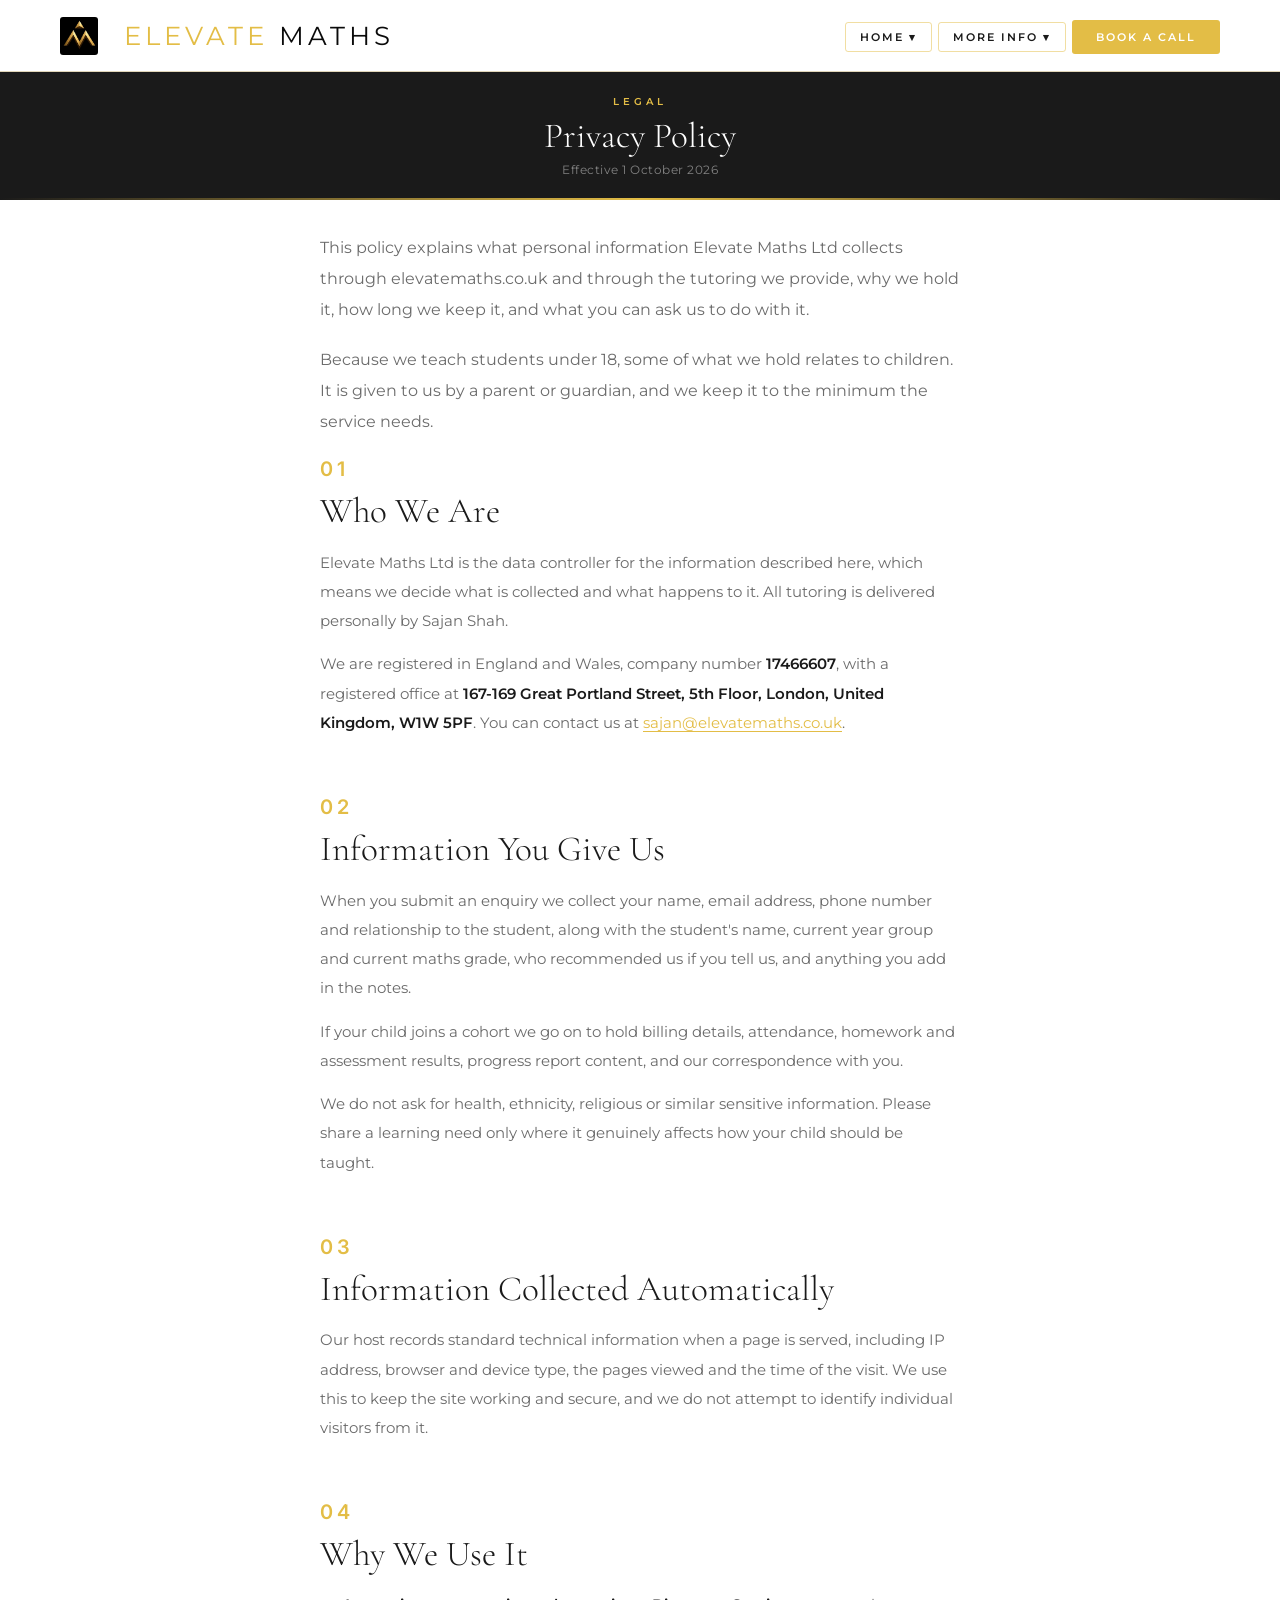
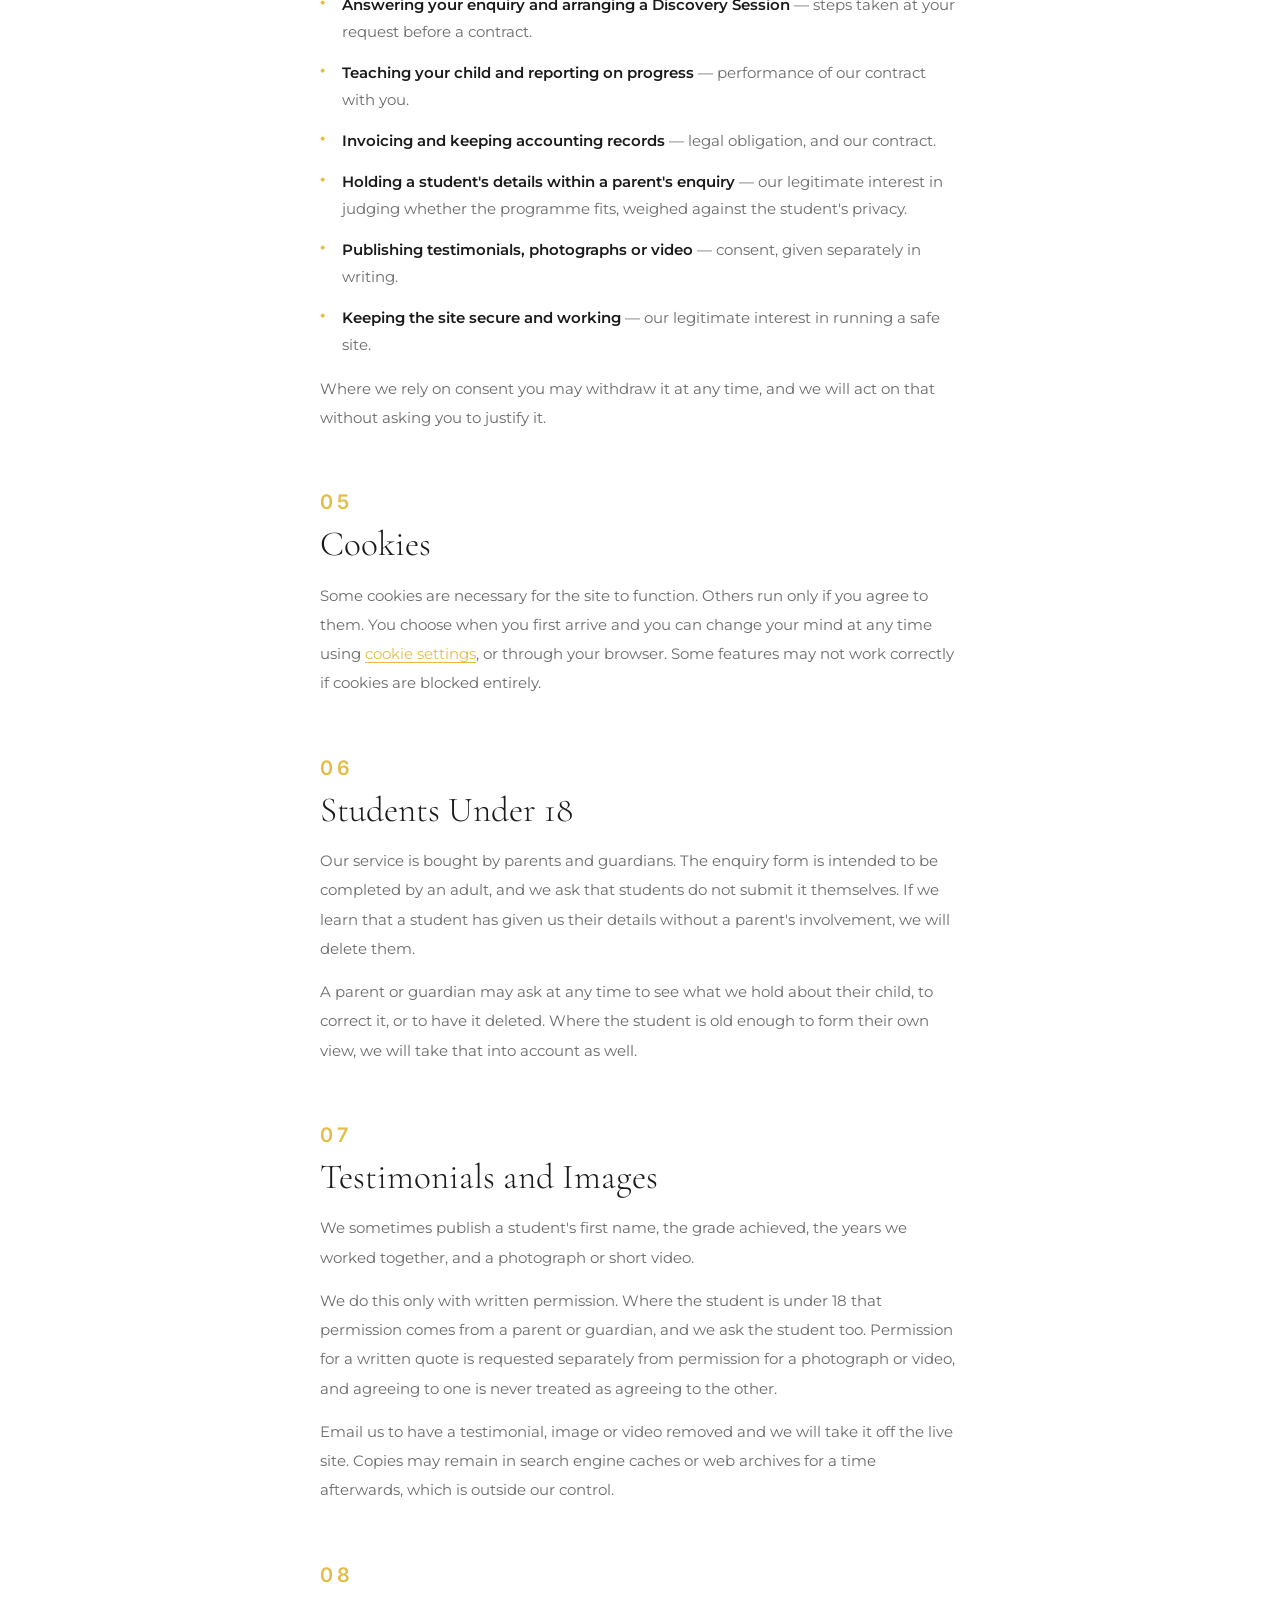
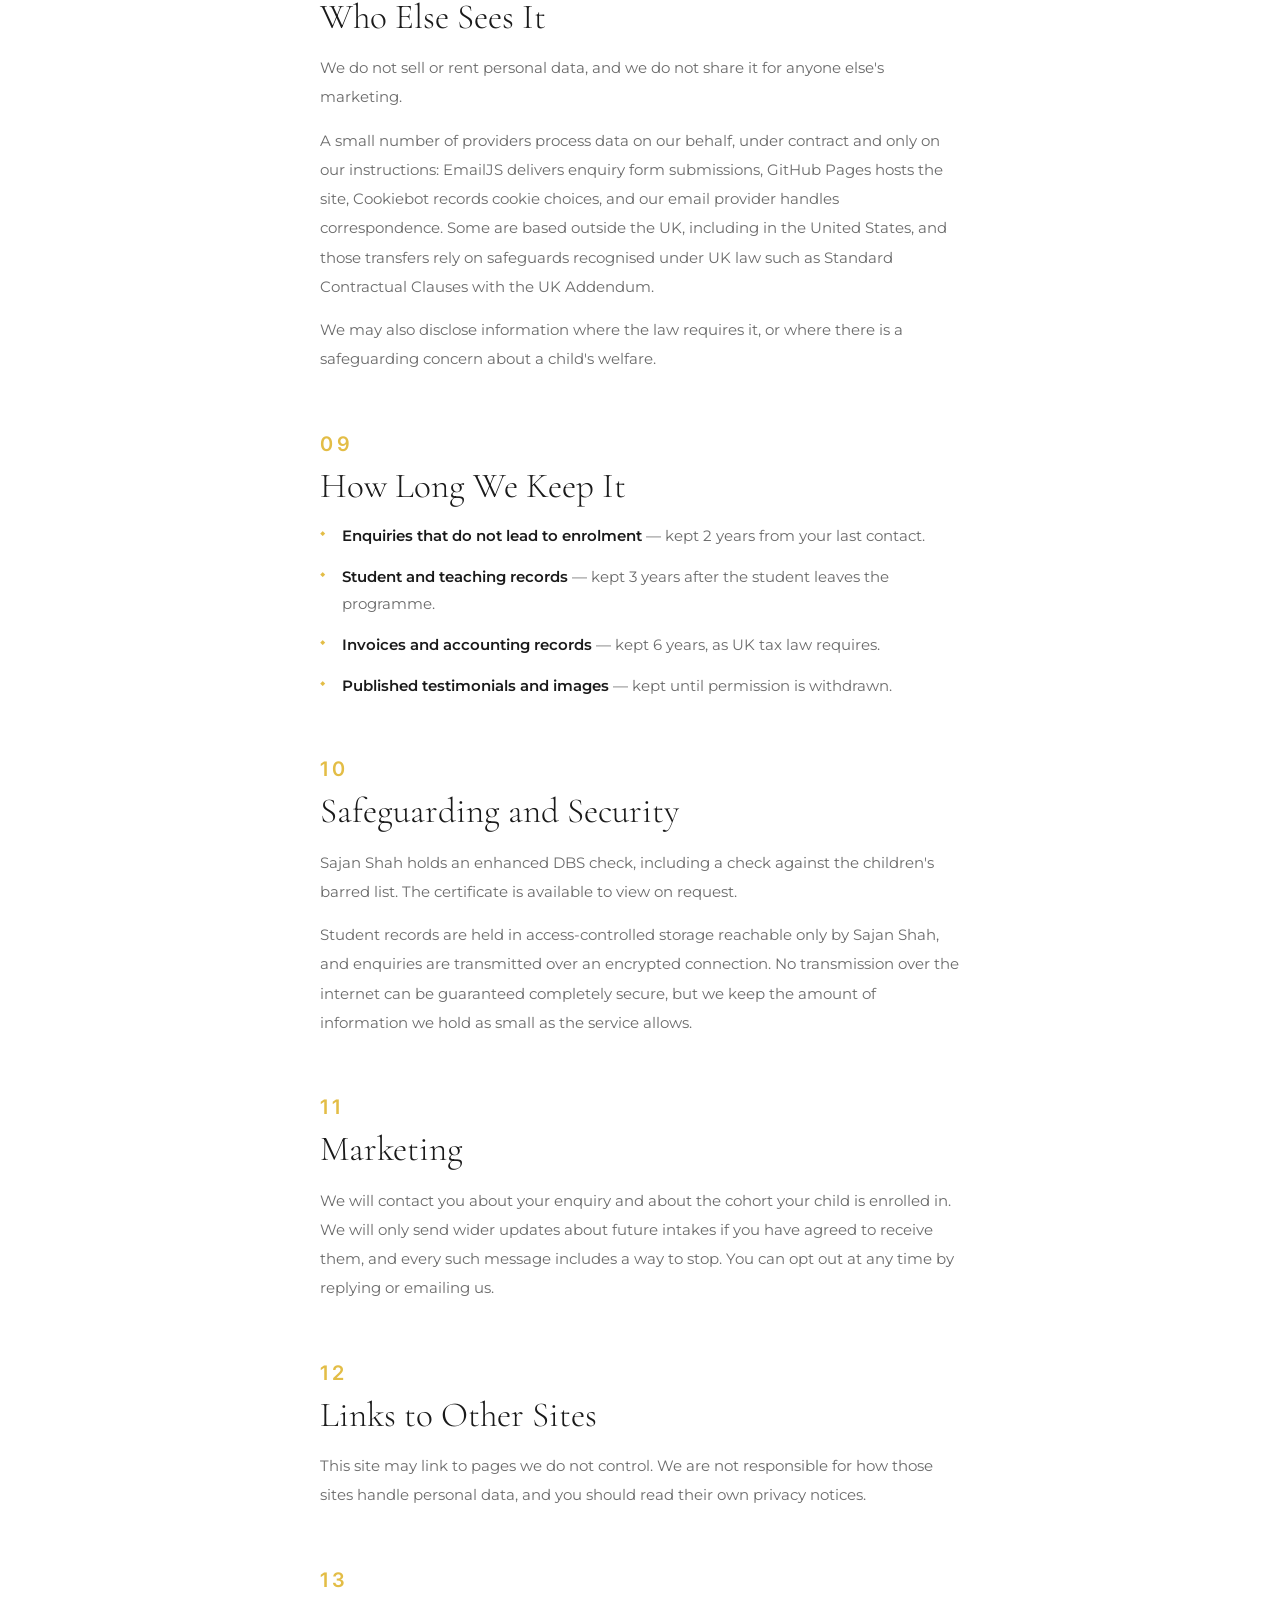
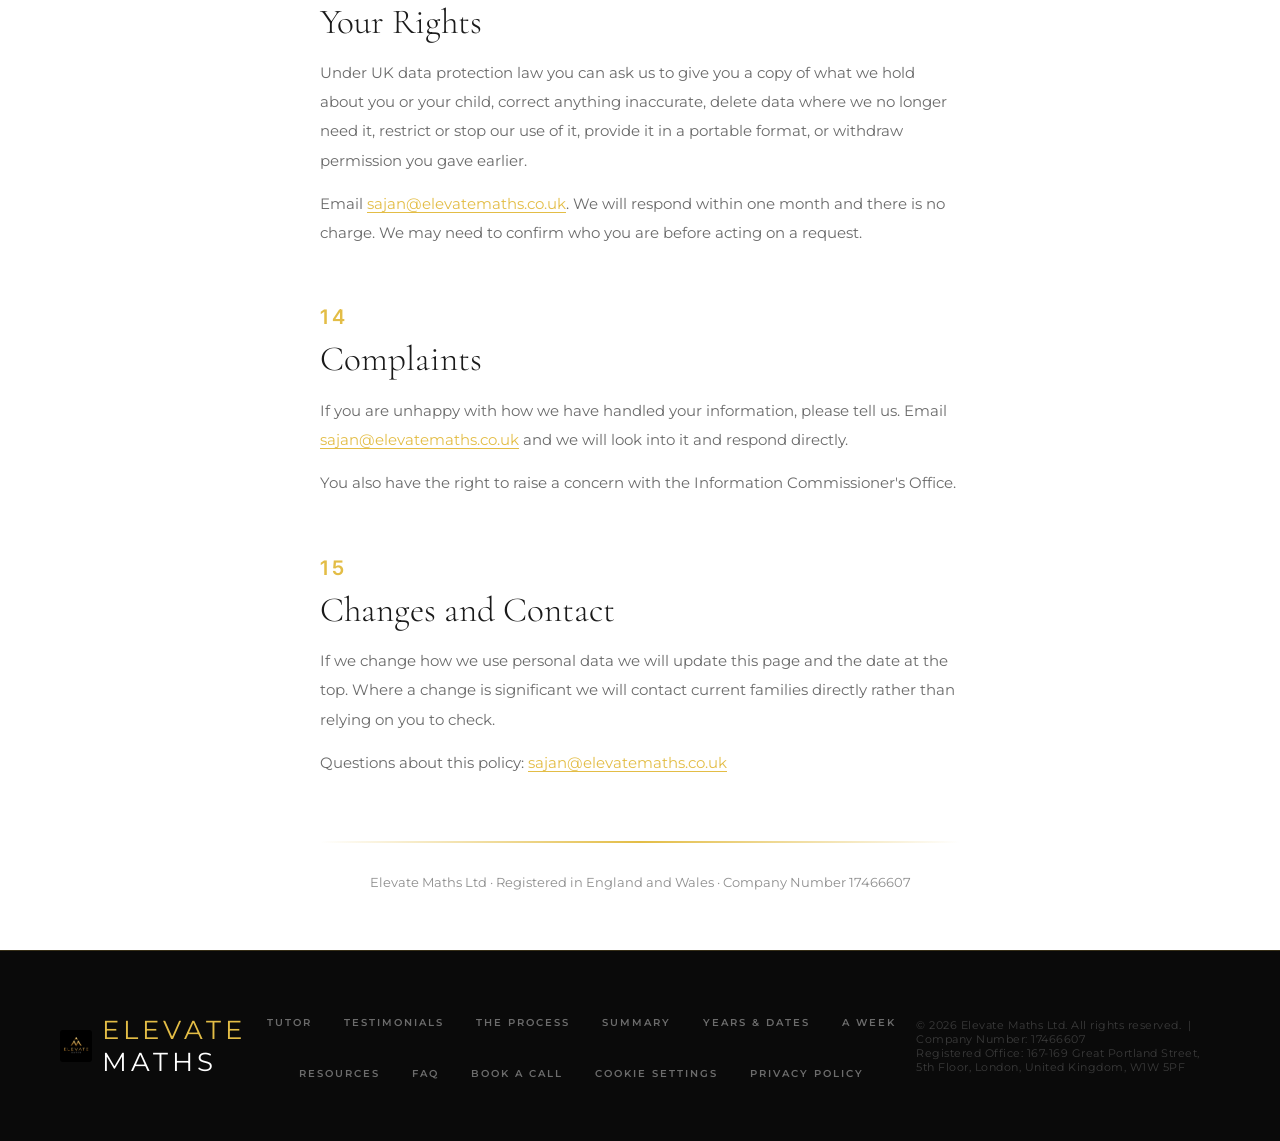
<file: privacy-policy.html>
<!DOCTYPE html>
<html lang="en">
<head>
<script id="Cookiebot" src="https://consent.cookiebot.com/uc.js" data-cbid="77ed98fd-f260-496c-9f99-dc88c68d2dcf" type="text/javascript" async></script>
<link rel="stylesheet" href="cookiebot-theme.css">
<meta charset="UTF-8">
<meta name="viewport" content="width=device-width, initial-scale=1.0">
<title>Privacy Policy — Elevate Maths</title>
<meta name="description" content="How Elevate Maths Ltd collects, uses and protects personal data, including the data of students under 18.">
<meta property="og:title" content="Privacy Policy — Elevate Maths">
<meta property="og:description" content="How Elevate Maths Ltd collects, uses and protects personal data, including the data of students under 18.">
<meta property="og:image" content="https://elevatemaths.co.uk/logo.jpg">
<meta property="og:url" content="https://elevatemaths.co.uk/privacy-policy.html">
<meta property="og:type" content="website">
<meta name="twitter:card" content="summary_large_image">
<link rel="icon" type="image/png" href="/favicon-96x96.png" sizes="96x96" />
<link rel="icon" type="image/svg+xml" href="/favicon.svg" />
<link rel="shortcut icon" href="/favicon.ico" />
<link rel="apple-touch-icon" sizes="180x180" href="/apple-touch-icon.png" />
<meta name="apple-mobile-web-app-title" content="Elevate Maths" />
<link rel="manifest" href="/site.webmanifest" />
<link rel="preconnect" href="https://fonts.googleapis.com">
<link rel="preconnect" href="https://fonts.gstatic.com" crossorigin>
<link href="https://fonts.googleapis.com/css2?family=Cinzel:wght@400;600&family=Cormorant+Garamond:ital,wght@0,300;0,400;0,600;0,700;1,300;1,400&family=Inter:wght@600&family=Montserrat:wght@300;400;500;600;700&display=swap" rel="stylesheet">
<style>
  :root {
    --gold:#E3BD46; --gold-light:#F0D687; --gold-dark:#B68F2E; --gold-subtle:#F9EFD6;
    --card-bg:#111111; --text-muted:#8f8f8f; --text-label:#a8a8a8;
    --white:#FFFFFF; --off-white:#FAFAF8; --black:#0A0A0A; --charcoal:#1A1A1A;
    --grey:#6B6B6B; --border:#E0D5B8;
  }
  *{margin:0;padding:0;box-sizing:border-box;}
  html{scroll-behavior:smooth;}
  body{font-family:'Montserrat',sans-serif;background:var(--white);color:var(--black);overflow-x:hidden;}
  a[href]{cursor:pointer;}

  /* NAV (matches site-wide nav) */
  nav{position:fixed;top:0;left:0;right:0;z-index:1000;background:rgba(255,255,255,0.97);border-bottom:1px solid var(--border);padding:0 60px;display:flex;align-items:center;justify-content:space-between;height:72px;backdrop-filter:blur(12px);}
  .nav-logo{display:flex;align-items:center;gap:26px;text-decoration:none;cursor:pointer;}
  .nav-logo img{width:38px;height:38px;object-fit:contain;border-radius:3px;}
  .nav-logo-text{font-family:'Montserrat',sans-serif;font-size:26px;font-weight:400;letter-spacing:4px;text-transform:uppercase;}
  .nav-elevate{color:var(--gold);}
  .nav-maths{color:var(--black);}
  .nav-links{display:flex;gap:6px;list-style:none;align-items:center;}
  .nav-links a{text-decoration:none;font-size:11px;font-weight:600;letter-spacing:2px;text-transform:uppercase;color:var(--charcoal);transition:color 0.3s,background 0.3s;position:relative;padding:8px 14px;border-radius:3px;}
  .nav-links a:hover{color:var(--gold);}
  .nav-pg{font-size:11px!important;font-weight:600!important;letter-spacing:2px!important;text-transform:uppercase!important;font-style:normal!important;font-family:'Montserrat',sans-serif!important;color:var(--charcoal)!important;border:1px solid rgba(227,189,70,0.5)!important;padding:7px 14px!important;}
  .nav-pg:hover{background:transparent!important;border-color:var(--gold)!important;color:var(--gold)!important;}
  .nav-divider{width:3px;height:44px;background:rgba(227,189,70,0.6);align-self:center;flex-shrink:0;}
  .nav-cta{background:var(--gold)!important;color:var(--white)!important;padding:10px 24px!important;transition:background 0.3s,transform 0.2s!important;white-space:nowrap;}
  .nav-cta:hover{background:var(--gold-dark)!important;transform:translateY(-1px);}
  .nav-dd{position:relative;}
  .dd-menu{display:none;position:absolute;top:100%;left:0;list-style:none;padding:10px 0 8px;min-width:220px;background:#fff;border:1px solid var(--border);border-top:2px solid var(--gold);box-shadow:0 8px 24px rgba(0,0,0,0.1);z-index:1002;margin-top:0;}
  .nav-dd:hover .dd-menu,.nav-dd.open .dd-menu{display:block;}
  .dd-menu li{border:none;}
  .dd-menu a{display:block!important;padding:13px 24px!important;font-size:11px!important;font-weight:600!important;letter-spacing:2px!important;text-transform:uppercase!important;color:var(--charcoal)!important;white-space:nowrap;}
  .dd-menu a:hover{color:var(--gold)!important;background:rgba(227,189,70,0.06);}
  .nav-hamburger{display:none;}

  /* GOLD RULE */
  .gold-rule{height:2px;background:linear-gradient(90deg,transparent,var(--gold),transparent);}

  /* LEGAL HERO — frozen beneath the main nav; only the article below it scrolls */
  .legal-hero{position:fixed;top:72px;left:0;right:0;z-index:900;height:128px;background:var(--charcoal);display:flex;flex-direction:column;align-items:center;justify-content:center;text-align:center;padding:0 60px;}
  .legal-hero::after{content:'';position:absolute;left:0;right:0;bottom:0;height:2px;background:linear-gradient(90deg,transparent,var(--gold),transparent);}
  .legal-eyebrow{font-size:10px;font-weight:600;letter-spacing:4px;text-transform:uppercase;color:var(--gold);margin-bottom:10px;}
  .legal-hero h1{font-family:'Cormorant Garamond',serif;font-weight:300;font-size:clamp(1.6rem,4vw,2.2rem);line-height:1;color:var(--white);margin-bottom:8px;}
  .legal-updated{font-size:12px;color:rgba(255,255,255,0.45);letter-spacing:0.5px;}

  /* CONTENT — reads as one flowing article, in the site's own voice */
  .legal-container{max-width:760px;margin:0 auto;padding:232px 60px 60px;}
  .legal-intro p{font-size:16px;line-height:1.95;color:var(--grey);margin-bottom:18px;}
  .legal-intro{margin-bottom:20px;}

  .legal-topic{margin-top:58px;}
  .legal-topic:first-of-type{margin-top:0;}
  .legal-topic .section-tag{font-family:'Inter',-apple-system,'Segoe UI',Helvetica,Arial,sans-serif;font-size:20px;font-weight:600;letter-spacing:4px;text-transform:uppercase;color:var(--gold);margin-bottom:10px;display:block;}
  .legal-topic h2{font-family:'Cormorant Garamond',serif;font-weight:300;font-size:clamp(1.7rem,3.4vw,2.2rem);line-height:1.15;color:var(--charcoal);margin-bottom:16px;}
  .legal-topic p{font-size:15px;line-height:1.95;color:var(--grey);margin-bottom:14px;}
  .legal-topic p:last-child{margin-bottom:0;}
  .legal-topic a{color:var(--gold);text-decoration:underline;text-underline-offset:3px;}
  .legal-topic a:hover{color:var(--gold-dark);}
  .legal-topic strong{color:var(--charcoal);font-weight:600;}

  .legal-list{list-style:none;margin:4px 0 16px;padding:0;display:flex;flex-direction:column;gap:14px;}
  .legal-list li{font-size:15px;line-height:1.8;color:var(--grey);padding-left:22px;position:relative;}
  .legal-list li::before{content:'◆';position:absolute;left:0;top:3px;color:var(--gold);font-size:9px;}
  .legal-list li strong{color:var(--charcoal);}

  .legal-close-rule{margin:64px 0 32px;}
  .legal-footer-note{text-align:center;color:var(--text-muted);font-size:12.5px;}

  /* FOOTER (matches site-wide footer) */
  footer{background:var(--black);padding:60px;display:flex;justify-content:space-between;align-items:center;border-top:1px solid rgba(227,189,70,0.2);}
  .footer-logo{display:flex;align-items:center;gap:10px;}
  .footer-logo img{width:32px;height:32px;object-fit:contain;border-radius:3px;}
  .footer-logo-text{font-family:'Montserrat',sans-serif;font-size:26px;font-weight:400;letter-spacing:4px;text-transform:uppercase;}
  .footer-logo-text .nav-elevate{color:var(--gold);}
  .footer-logo-text .nav-maths{color:var(--white);}
  .footer-links{display:flex;gap:32px;list-style:none;flex-wrap:wrap;justify-content:center;}
  .footer-links a{font-size:10px;font-weight:600;letter-spacing:2px;text-transform:uppercase;color:rgba(255,255,255,0.4);text-decoration:none;transition:color 0.3s;}
  .footer-links a:hover{color:var(--gold);}
  .footer-copy{font-size:11px;color:rgba(255,255,255,0.2);letter-spacing:0.5px;}

  /* COOKIEBOT */
  #CybotCookiebotDialog{font-family:'Montserrat',sans-serif!important;background:#1A1A1A!important;border-top:1px solid rgba(227,189,70,0.3)!important;box-shadow:0 -8px 30px rgba(0,0,0,0.4)!important;}
  #CybotCookiebotDialogBodyContentTitle,#CybotCookiebotDialogBodyContentTitle *{font-family:'Cormorant Garamond',serif!important;color:var(--gold)!important;font-weight:600!important;letter-spacing:1px!important;}
  #CybotCookiebotDialogBodyContentText,#CybotCookiebotDialogBodyContentText *,.CybotCookiebotDialogBodyContentTextWrapper *{color:rgba(255,255,255,0.7)!important;font-size:13px!important;line-height:1.7!important;}
  #CybotCookiebotDialogBodyButtonAccept,#CybotCookiebotDialogBodyLevelButtonAccept{background:var(--gold)!important;border:1px solid var(--gold)!important;color:var(--black)!important;font-weight:600!important;letter-spacing:2px!important;text-transform:uppercase!important;border-radius:2px!important;transition:all 0.3s!important;}
  #CybotCookiebotDialogBodyButtonDecline,#CybotCookiebotDialogBodyButtonDetails,#CybotCookiebotDialogBodyLevelButtonDecline{background:transparent!important;border:1px solid rgba(227,189,70,0.5)!important;color:var(--gold)!important;font-weight:600!important;letter-spacing:2px!important;text-transform:uppercase!important;border-radius:2px!important;transition:all 0.3s!important;}

  /* MOBILE */
  @media(max-width:1200px){
    nav{padding:0 32px;}
    .nav-logo{gap:14px;}
    .nav-logo-text{font-size:20px;letter-spacing:2px;}
    .nav-links{gap:16px;}
    .nav-links a{font-size:10px;letter-spacing:1px;}
    .nav-cta{padding:9px 14px!important;}
  }
  @media(max-width:960px){
    .nav-divider{display:none;}
    nav{padding:0 20px;}
    .nav-logo img{width:28px;height:28px;}
    .nav-logo-text{font-size:18px;letter-spacing:2px;}
    .nav-links{display:none;flex-direction:column;position:absolute;top:72px;left:0;right:0;background:rgba(255,255,255,0.98);border-bottom:1px solid var(--border);padding:12px 20px 20px;gap:0;backdrop-filter:blur(12px);z-index:999;}
    .nav-links.mob-open{display:flex;}
    .nav-links li{border-bottom:1px solid rgba(224,213,184,0.3);}
    .nav-links li:last-child{border-bottom:none;}
    .nav-links a{padding:14px 0;display:block;font-size:11px;letter-spacing:2px;}
    .nav-links .nav-cta{margin-top:8px;text-align:center;padding:14px 24px!important;display:block;}
    .nav-hamburger{display:flex;align-items:center;justify-content:center;background:none;border:none;font-size:22px;color:var(--charcoal);cursor:pointer;width:40px;height:40px;line-height:1;}
    .dd-menu{position:static;display:block;border:none;border-top:1px solid rgba(224,213,184,0.25);box-shadow:none;background:transparent;padding:0;}
    .dd-menu a{padding:10px 0 10px 18px!important;font-size:10px!important;color:rgba(26,26,26,0.4)!important;}
  }
  @media(max-width:768px){
    .legal-hero{height:108px;padding:0 24px;}
    .legal-container{padding:196px 24px 40px;}
    footer{flex-direction:column;gap:24px;padding:40px 24px;text-align:center;}
    .footer-links{flex-wrap:wrap;justify-content:center;gap:14px;}
    .footer-logo{justify-content:center;}
  }
  @media(max-width:480px){
    nav{padding:0 16px;}
    .nav-logo-text{font-size:16px;letter-spacing:1.5px;}
    footer{padding:32px 20px;}
  }
</style>
</head>
<body>

<!-- NAV -->
<nav id="nav">
  <a class="nav-logo" href="index.html">
    <img src="logo-icon.png" alt="Elevate Maths">
    <span class="nav-logo-text"><span class="nav-elevate">Elevate</span> <span class="nav-maths">Maths</span></span>
  </a>
  <ul class="nav-links" id="nl">
    <li class="nav-dd">
      <a href="index.html" class="nav-pg" data-dd="dd-home">Home ▾</a>
      <ul class="dd-menu" id="dd-home">
        <li><a href="index.html#tutor">Tutor</a></li>
        <li><a href="index.html#testimonials">Testimonials</a></li>
        <li><a href="index.html#how">The Process</a></li>
        <li><a href="index.html#enquiry">Book a Call</a></li>
      </ul>
    </li>
    <li class="nav-dd">
      <a href="about.html" class="nav-pg" data-dd="dd-more">More Info ▾</a>
      <ul class="dd-menu" id="dd-more">
        <li><a href="about.html#mission">Summary</a></li>
        <li><a href="about.html#how-detail">Years &amp; Dates</a></li>
        <li><a href="about.html#how-week">A Week</a></li>
        <li><a href="about.html#how-resources">Resources</a></li>
        <li><a href="about.html#faq">FAQ</a></li>
        <li><a href="about.html#enquiry">Book a Call</a></li>
      </ul>
    </li>
    <li><a href="index.html#enquiry" class="nav-cta">Book a Call</a></li>
  </ul>
  <button class="nav-hamburger" id="nav-hamburger" onclick="toggleMenu()" aria-label="Menu">☰</button>
</nav>

<!-- LEGAL HERO -->
<div class="legal-hero">
  <p class="legal-eyebrow">Legal</p>
  <h1>Privacy Policy</h1>
  <p class="legal-updated">Effective 1 October 2026</p>
</div>

<main class="legal-container">

  <div class="legal-intro">
    <p>This policy explains what personal information Elevate Maths Ltd collects through elevatemaths.co.uk and through the tutoring we provide, why we hold it, how long we keep it, and what you can ask us to do with it.</p>
    <p>Because we teach students under 18, some of what we hold relates to children. It is given to us by a parent or guardian, and we keep it to the minimum the service needs.</p>
  </div>

  <section class="legal-topic" id="who-we-are">
    <span class="section-tag">01</span>
    <h2>Who We Are</h2>
    <p>Elevate Maths Ltd is the data controller for the information described here, which means we decide what is collected and what happens to it. All tutoring is delivered personally by Sajan Shah.</p>
    <p>We are registered in England and Wales, company number <strong>17466607</strong>, with a registered office at <strong>167-169 Great Portland Street, 5th Floor, London, United Kingdom, W1W 5PF</strong>. You can contact us at <a href="mailto:sajan@elevatemaths.co.uk">sajan@elevatemaths.co.uk</a>.</p>
  </section>

  <section class="legal-topic" id="information-you-give-us">
    <span class="section-tag">02</span>
    <h2>Information You Give Us</h2>
    <p>When you submit an enquiry we collect your name, email address, phone number and relationship to the student, along with the student's name, current year group and current maths grade, who recommended us if you tell us, and anything you add in the notes.</p>
    <p>If your child joins a cohort we go on to hold billing details, attendance, homework and assessment results, progress report content, and our correspondence with you.</p>
    <p>We do not ask for health, ethnicity, religious or similar sensitive information. Please share a learning need only where it genuinely affects how your child should be taught.</p>
  </section>

  <section class="legal-topic" id="information-collected-automatically">
    <span class="section-tag">03</span>
    <h2>Information Collected Automatically</h2>
    <p>Our host records standard technical information when a page is served, including IP address, browser and device type, the pages viewed and the time of the visit. We use this to keep the site working and secure, and we do not attempt to identify individual visitors from it.</p>
  </section>

  <section class="legal-topic" id="why-we-use-it">
    <span class="section-tag">04</span>
    <h2>Why We Use It</h2>
    <ul class="legal-list">
      <li><strong>Answering your enquiry and arranging a Discovery Session</strong> — steps taken at your request before a contract.</li>
      <li><strong>Teaching your child and reporting on progress</strong> — performance of our contract with you.</li>
      <li><strong>Invoicing and keeping accounting records</strong> — legal obligation, and our contract.</li>
      <li><strong>Holding a student's details within a parent's enquiry</strong> — our legitimate interest in judging whether the programme fits, weighed against the student's privacy.</li>
      <li><strong>Publishing testimonials, photographs or video</strong> — consent, given separately in writing.</li>
      <li><strong>Keeping the site secure and working</strong> — our legitimate interest in running a safe site.</li>
    </ul>
    <p>Where we rely on consent you may withdraw it at any time, and we will act on that without asking you to justify it.</p>
  </section>

  <section class="legal-topic" id="cookies">
    <span class="section-tag">05</span>
    <h2>Cookies</h2>
    <p>Some cookies are necessary for the site to function. Others run only if you agree to them. You choose when you first arrive and you can change your mind at any time using <a href="javascript:void(0)" id="cookie-settings-link">cookie settings</a>, or through your browser. Some features may not work correctly if cookies are blocked entirely.</p>
  </section>

  <section class="legal-topic" id="students-under-18">
    <span class="section-tag">06</span>
    <h2>Students Under 18</h2>
    <p>Our service is bought by parents and guardians. The enquiry form is intended to be completed by an adult, and we ask that students do not submit it themselves. If we learn that a student has given us their details without a parent's involvement, we will delete them.</p>
    <p>A parent or guardian may ask at any time to see what we hold about their child, to correct it, or to have it deleted. Where the student is old enough to form their own view, we will take that into account as well.</p>
  </section>

  <section class="legal-topic" id="testimonials-and-images">
    <span class="section-tag">07</span>
    <h2>Testimonials and Images</h2>
    <p>We sometimes publish a student's first name, the grade achieved, the years we worked together, and a photograph or short video.</p>
    <p>We do this only with written permission. Where the student is under 18 that permission comes from a parent or guardian, and we ask the student too. Permission for a written quote is requested separately from permission for a photograph or video, and agreeing to one is never treated as agreeing to the other.</p>
    <p>Email us to have a testimonial, image or video removed and we will take it off the live site. Copies may remain in search engine caches or web archives for a time afterwards, which is outside our control.</p>
  </section>

  <section class="legal-topic" id="who-else-sees-it">
    <span class="section-tag">08</span>
    <h2>Who Else Sees It</h2>
    <p>We do not sell or rent personal data, and we do not share it for anyone else's marketing.</p>
    <p>A small number of providers process data on our behalf, under contract and only on our instructions: EmailJS delivers enquiry form submissions, GitHub Pages hosts the site, Cookiebot records cookie choices, and our email provider handles correspondence. Some are based outside the UK, including in the United States, and those transfers rely on safeguards recognised under UK law such as Standard Contractual Clauses with the UK Addendum.</p>
    <p>We may also disclose information where the law requires it, or where there is a safeguarding concern about a child's welfare.</p>
  </section>

  <section class="legal-topic" id="how-long-we-keep-it">
    <span class="section-tag">09</span>
    <h2>How Long We Keep It</h2>
    <ul class="legal-list">
      <li><strong>Enquiries that do not lead to enrolment</strong> — kept 2 years from your last contact.</li>
      <li><strong>Student and teaching records</strong> — kept 3 years after the student leaves the programme.</li>
      <li><strong>Invoices and accounting records</strong> — kept 6 years, as UK tax law requires.</li>
      <li><strong>Published testimonials and images</strong> — kept until permission is withdrawn.</li>
    </ul>
  </section>

  <section class="legal-topic" id="safeguarding-and-security">
    <span class="section-tag">10</span>
    <h2>Safeguarding and Security</h2>
    <p>Sajan Shah holds an enhanced DBS check, including a check against the children's barred list. The certificate is available to view on request.</p>
    <p>Student records are held in access-controlled storage reachable only by Sajan Shah, and enquiries are transmitted over an encrypted connection. No transmission over the internet can be guaranteed completely secure, but we keep the amount of information we hold as small as the service allows.</p>
  </section>

  <section class="legal-topic" id="marketing">
    <span class="section-tag">11</span>
    <h2>Marketing</h2>
    <p>We will contact you about your enquiry and about the cohort your child is enrolled in. We will only send wider updates about future intakes if you have agreed to receive them, and every such message includes a way to stop. You can opt out at any time by replying or emailing us.</p>
  </section>

  <section class="legal-topic" id="links-to-other-sites">
    <span class="section-tag">12</span>
    <h2>Links to Other Sites</h2>
    <p>This site may link to pages we do not control. We are not responsible for how those sites handle personal data, and you should read their own privacy notices.</p>
  </section>

  <section class="legal-topic" id="your-rights">
    <span class="section-tag">13</span>
    <h2>Your Rights</h2>
    <p>Under UK data protection law you can ask us to give you a copy of what we hold about you or your child, correct anything inaccurate, delete data where we no longer need it, restrict or stop our use of it, provide it in a portable format, or withdraw permission you gave earlier.</p>
    <p>Email <a href="mailto:sajan@elevatemaths.co.uk">sajan@elevatemaths.co.uk</a>. We will respond within one month and there is no charge. We may need to confirm who you are before acting on a request.</p>
  </section>

  <section class="legal-topic" id="complaints">
    <span class="section-tag">14</span>
    <h2>Complaints</h2>
    <p>If you are unhappy with how we have handled your information, please tell us. Email <a href="mailto:sajan@elevatemaths.co.uk">sajan@elevatemaths.co.uk</a> and we will look into it and respond directly.</p>
    <p>You also have the right to raise a concern with the Information Commissioner's Office.</p>
  </section>

  <section class="legal-topic" id="changes-and-contact">
    <span class="section-tag">15</span>
    <h2>Changes and Contact</h2>
    <p>If we change how we use personal data we will update this page and the date at the top. Where a change is significant we will contact current families directly rather than relying on you to check.</p>
    <p>Questions about this policy: <a href="mailto:sajan@elevatemaths.co.uk">sajan@elevatemaths.co.uk</a></p>
  </section>

  <div class="gold-rule legal-close-rule"></div>

  <div class="legal-footer-note">
    <p>Elevate Maths Ltd · Registered in England and Wales · Company Number 17466607</p>
  </div>

</main>

<!-- FOOTER -->
<footer>
  <a class="footer-logo" href="index.html" style="text-decoration:none;cursor:pointer;">
    <img src="logo.jpg" alt="Elevate Maths">
    <span class="footer-logo-text"><span class="nav-elevate">Elevate</span> <span class="nav-maths">Maths</span></span>
  </a>
  <ul class="footer-links">
    <li><a href="index.html#tutor">Tutor</a></li>
    <li><a href="index.html#testimonials">Testimonials</a></li>
    <li><a href="index.html#how">The Process</a></li>
    <li><a href="about.html#mission">Summary</a></li>
    <li><a href="about.html#how-detail">Years &amp; Dates</a></li>
    <li><a href="about.html#how-week">A Week</a></li>
    <li><a href="about.html#how-resources">Resources</a></li>
    <li><a href="about.html#faq">FAQ</a></li>
    <li><a href="index.html#enquiry">Book a Call</a></li>
    <li><a href="javascript:void(0)" onclick="Cookiebot.renew()">Cookie settings</a></li>
    <li><a href="privacy-policy.html">Privacy Policy</a></li>
  </ul>
  <div class="footer-copy">© 2026 Elevate Maths Ltd. All rights reserved. &nbsp;|&nbsp; Company Number: 17466607<br>Registered Office: 167-169 Great Portland Street, 5th Floor, London, United Kingdom, W1W 5PF</div>
</footer>

<script>
  function toggleMenu() {
    var nl = document.getElementById('nl');
    var hb = document.getElementById('nav-hamburger');
    nl.classList.toggle('mob-open');
    hb.textContent = nl.classList.contains('mob-open') ? '✕' : '☰';
  }
  document.addEventListener('DOMContentLoaded', function() {
    document.querySelectorAll('#nl a').forEach(function(a) {
      a.addEventListener('click', function() {
        document.getElementById('nl').classList.remove('mob-open');
        document.getElementById('nav-hamburger').textContent = '☰';
      });
    });
    var csl = document.getElementById('cookie-settings-link');
    if (csl) {
      csl.addEventListener('click', function () {
        if (window.Cookiebot) { window.Cookiebot.renew(); }
      });
    }
  });
</script>

</body>
</html>
</file>
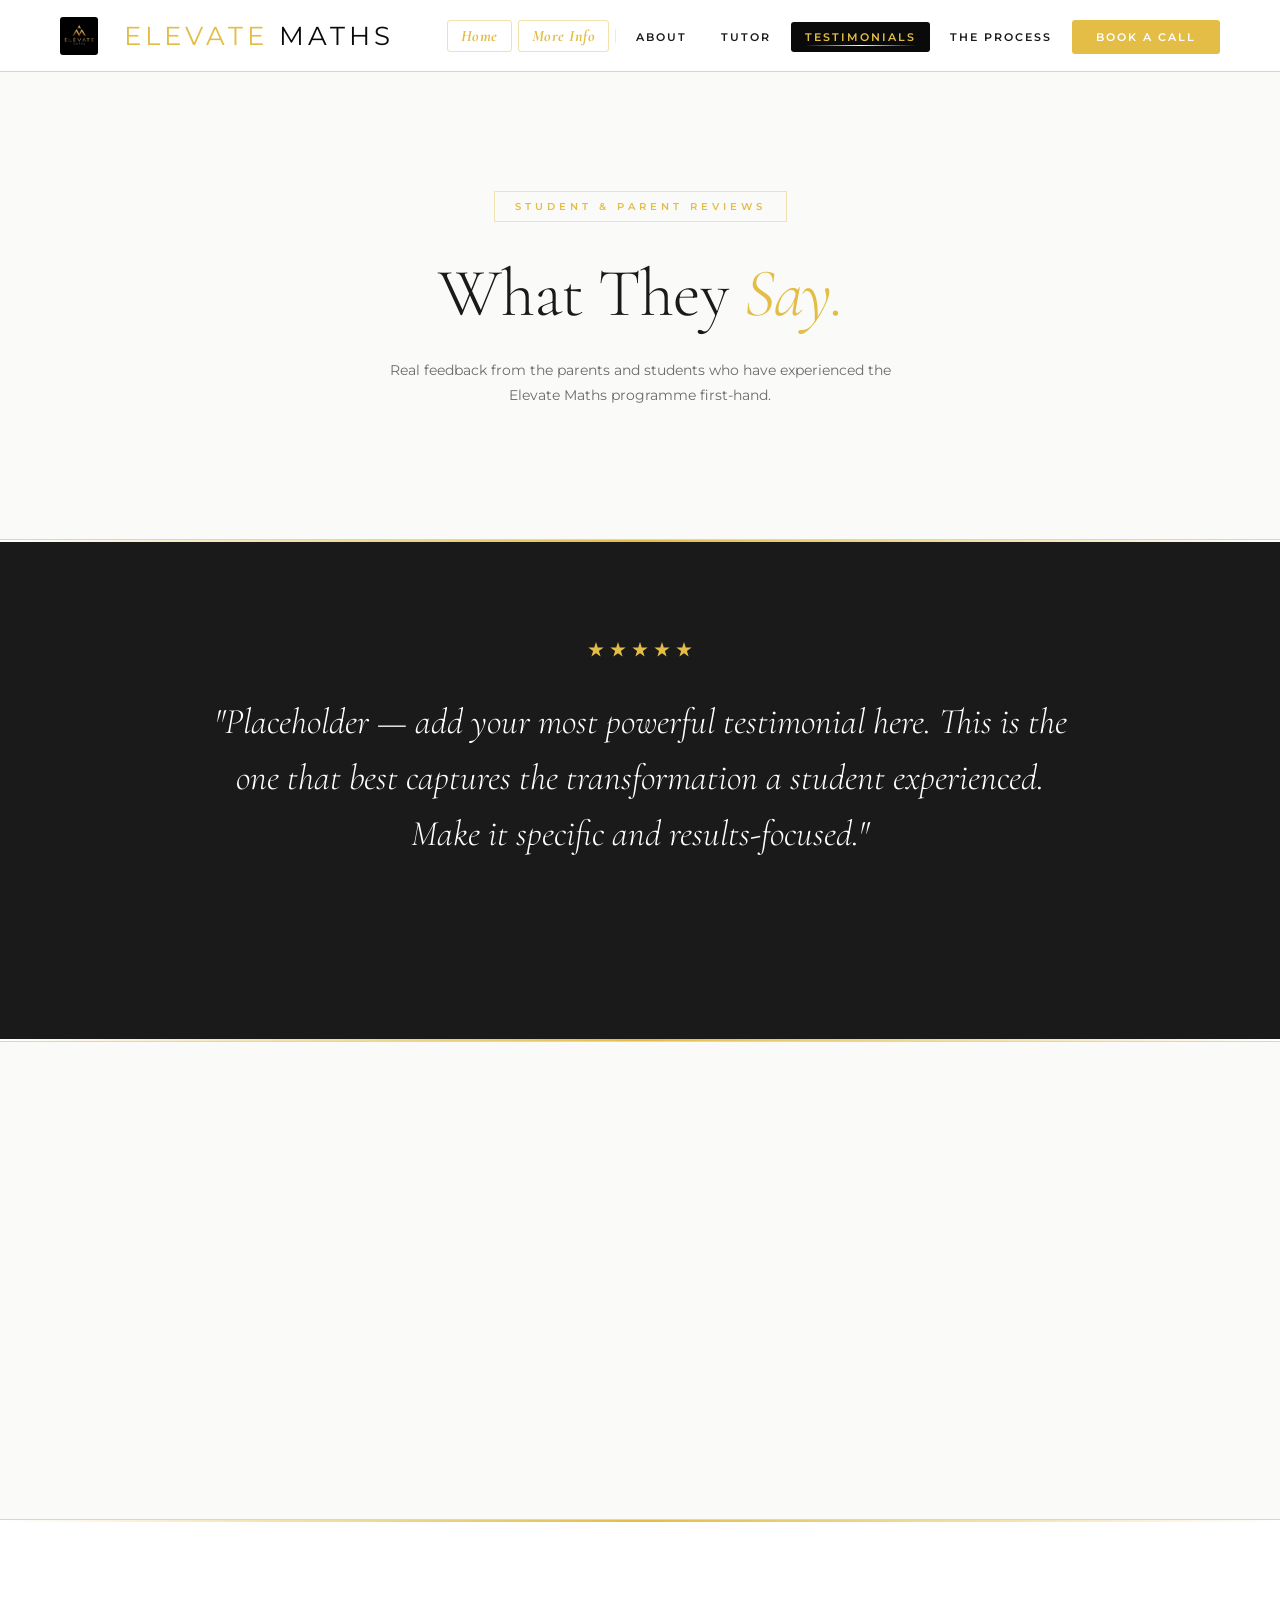
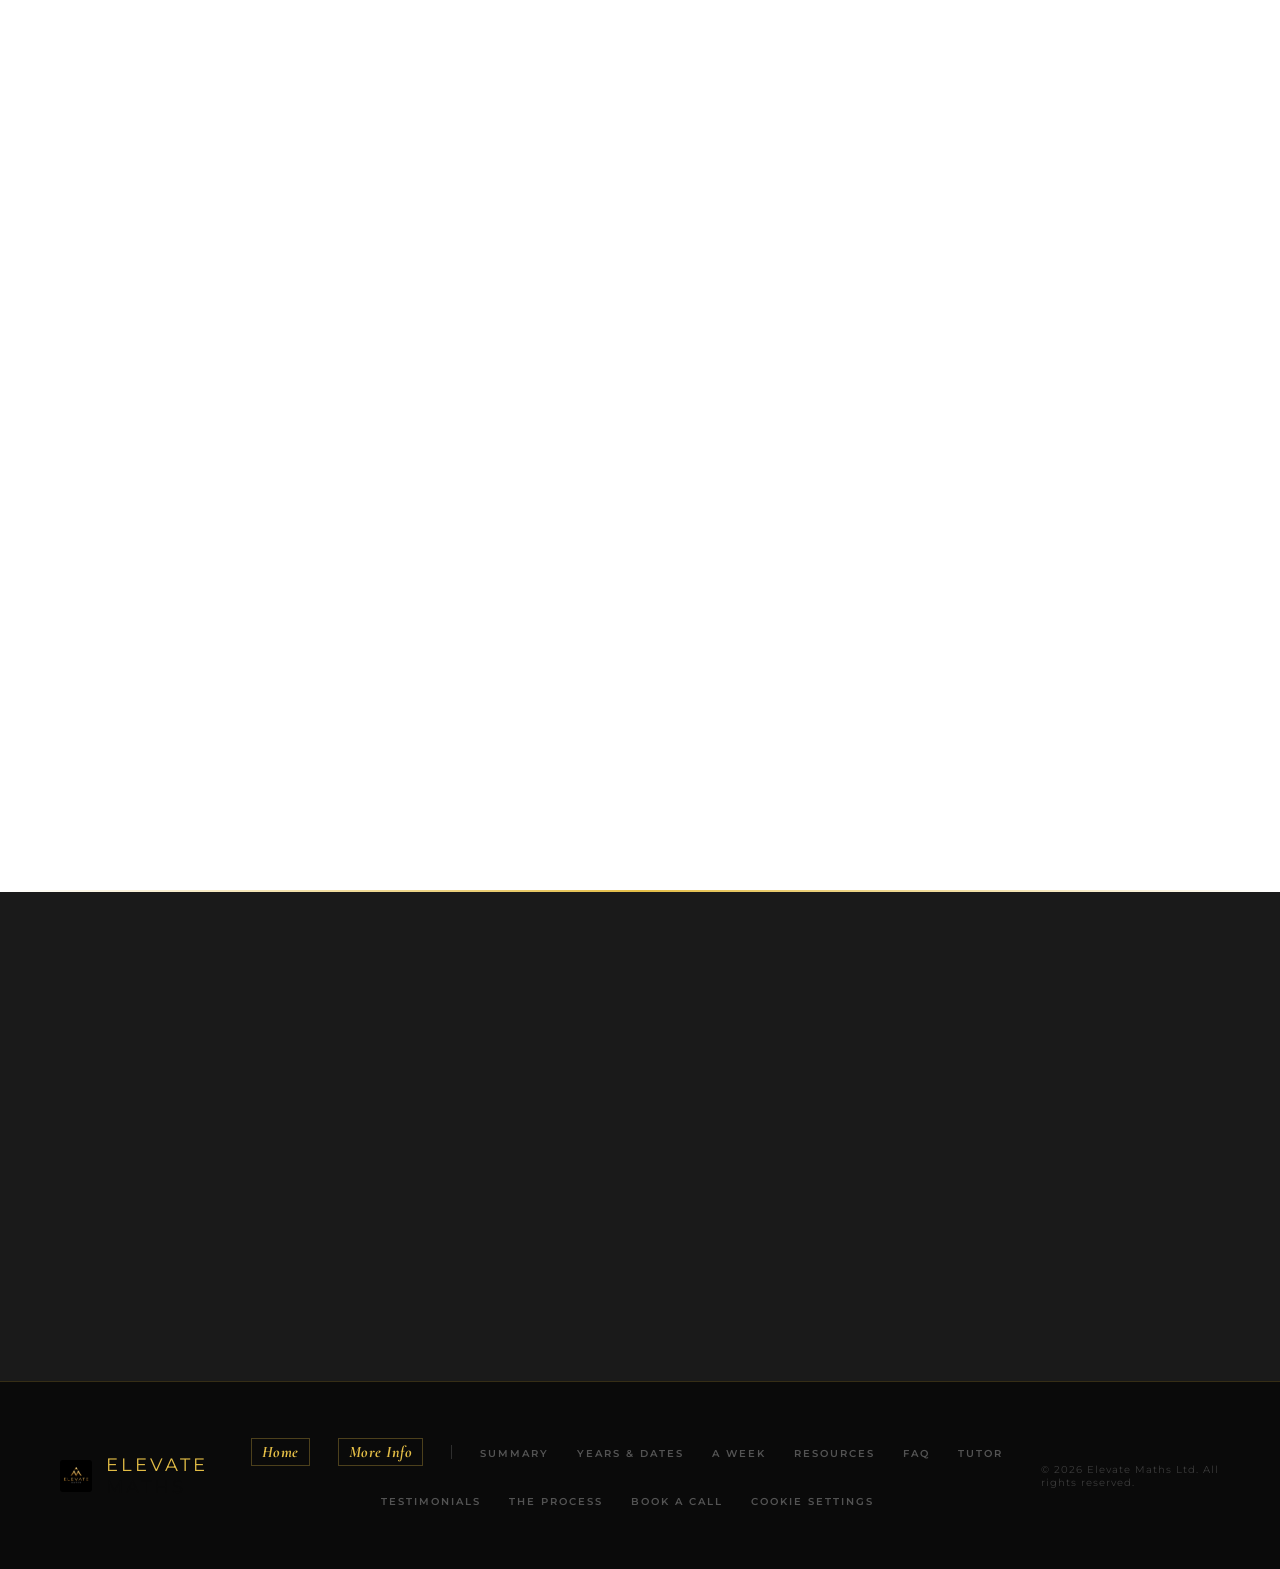
<file: testimonials.html>
<!DOCTYPE html>
<html lang="en">
<head>
<script id="Cookiebot" src="https://consent.cookiebot.com/uc.js" data-cbid="77ed98fd-f260-496c-9f99-dc88c68d2dcf" type="text/javascript" async></script>
<link rel="stylesheet" href="cookiebot-theme.css">
<meta charset="UTF-8">
<meta name="viewport" content="width=device-width, initial-scale=1.0">
<title>Testimonials — Elevate Maths</title>
<meta name="description" content="Read what parents and students say about Elevate Maths GCSE tutoring, from improved grades and confidence to stronger study habits and exam results.">
<meta property="og:title" content="Testimonials — Elevate Maths">
<meta property="og:description" content="Read what parents and students say about Elevate Maths GCSE tutoring, from improved grades and confidence to stronger study habits and exam results.">
<meta property="og:image" content="https://elevatemaths.co.uk/logo.jpg">
<meta property="og:url" content="https://elevatemaths.co.uk/testimonials.html">
<meta property="og:type" content="website">
<meta name="twitter:card" content="summary_large_image">
<link rel="icon" type="image/png" href="/favicon-96x96.png" sizes="96x96" />
<link rel="icon" type="image/svg+xml" href="/favicon.svg" />
<link rel="shortcut icon" href="/favicon.ico" />
<link rel="apple-touch-icon" sizes="180x180" href="/apple-touch-icon.png" />
<meta name="apple-mobile-web-app-title" content="Elevate Maths" />
<link rel="manifest" href="/site.webmanifest" />
<link rel="preconnect" href="https://fonts.googleapis.com">
<link rel="preconnect" href="https://fonts.gstatic.com" crossorigin>
<link href="https://fonts.googleapis.com/css2?family=Cinzel:wght@400;600&family=Cormorant+Garamond:ital,wght@0,300;0,400;0,600;0,700;1,300;1,400&family=Montserrat:wght@300;400;500;600;700&display=swap" rel="stylesheet">
<style>
  :root{--gold:#E3BD46;--gold-light:#F0D687;--gold-dark:#B68F2E;--white:#FFFFFF;--off-white:#FAFAF8;--black:#0A0A0A;--charcoal:#1A1A1A;--grey:#6B6B6B;--border:#E0D5B8;}
  *{margin:0;padding:0;box-sizing:border-box;}
  html{scroll-behavior:smooth;}
  body{font-family:'Montserrat',sans-serif;background:var(--white);color:var(--black);overflow-x:hidden;cursor:default;}
  a[href]{cursor:pointer;}

  /* SCROLL BAR */
  .scroll-bar{position:fixed;top:0;left:0;height:6px;background:var(--gold);z-index:2000;width:0;transition:width 0.1s linear;}

  /* BACK TOP */
  .back-top{position:fixed;bottom:32px;right:32px;width:44px;height:44px;background:var(--gold);color:white;border:none;cursor:pointer;font-size:18px;display:flex;align-items:center;justify-content:center;opacity:0;transform:translateY(16px);transition:opacity 0.3s,transform 0.3s;z-index:500;}
  .back-top.vis{opacity:1;transform:translateY(0);}
  .back-top:hover{background:var(--gold-dark);}

  /* NAV */
  nav{position:fixed;top:0;left:0;right:0;z-index:1000;background:rgba(255,255,255,0.97);border-bottom:1px solid var(--border);padding:0 60px;display:flex;align-items:center;justify-content:space-between;height:72px;backdrop-filter:blur(12px);transition:box-shadow 0.3s;}
  .nav-logo{display:flex;align-items:center;gap:26px;text-decoration:none;cursor:pointer;}
  .nav-logo img{width:38px;height:38px;object-fit:contain;border-radius:3px;}
  .nav-logo-text{font-family:'Montserrat',sans-serif;font-size:26px;font-weight:400;letter-spacing:4px;text-transform:uppercase;}
  .nav-elevate{color:var(--gold);}
  .nav-maths{color:var(--black);}
  .nav-links{display:flex;gap:6px;list-style:none;align-items:center;}
  .nav-links a{text-decoration:none;font-size:11px;font-weight:600;letter-spacing:2px;text-transform:uppercase;color:var(--charcoal);transition:color 0.3s,background 0.3s;position:relative;padding:8px 14px;border-radius:3px;}
  .nav-links a:hover{color:var(--gold);}
  .nav-links a.act{background:var(--black);color:var(--gold);}
  .nav-links a.act::after{content:'';position:absolute;bottom:6px;left:14px;right:14px;height:1px;background:linear-gradient(90deg,transparent,#fff,transparent);}
  .nav-pg{font-family:'Cormorant Garamond',serif!important;font-style:italic!important;font-size:16px!important;font-weight:700!important;letter-spacing:0.5px!important;text-transform:none!important;color:var(--gold)!important;border:1px solid rgba(227,189,70,0.45)!important;padding:5px 13px!important;}
  .nav-pg::after{display:none!important;}
  .nav-pg:hover{background:rgba(227,189,70,0.07)!important;border-color:var(--gold)!important;}
  .nav-pg.act{background:var(--gold)!important;color:var(--charcoal)!important;border-color:var(--gold)!important;}
  .nav-divider{width:1px;height:14px;background:rgba(227,189,70,0.3);align-self:center;flex-shrink:0;}
  .footer-links .nav-divider{background:rgba(255,255,255,0.15);}
  .footer-links .nav-pg{font-family:'Cormorant Garamond',serif!important;font-style:italic!important;font-size:16px!important;font-weight:700!important;letter-spacing:0.5px!important;text-transform:none!important;color:var(--gold)!important;border:1px solid rgba(227,189,70,0.3)!important;padding:3px 10px!important;}
  .footer-links .nav-pg:hover{background:rgba(227,189,70,0.08)!important;border-color:var(--gold)!important;}
  .footer-links .nav-pg.act{background:var(--gold)!important;color:var(--charcoal)!important;border-color:var(--gold)!important;}
  .nav-cta{background:var(--gold)!important;color:var(--white)!important;padding:10px 24px!important;transition:background 0.3s,transform 0.2s!important;white-space:nowrap;}
  .nav-cta::after{display:none!important;}
  .nav-cta:hover{background:var(--gold-dark)!important;transform:translateY(-1px);}
  .nav-hamburger{display:none;}

  /* GOLD RULE */
  .gold-rule{height:2px;background:linear-gradient(90deg,transparent,var(--gold),transparent);}

  /* SECTION BASE */
  section{padding:100px 60px;scroll-margin-top:80px;}
  .section-tag{font-size:10px;font-weight:600;letter-spacing:4px;text-transform:uppercase;color:var(--gold);margin-bottom:16px;display:block;}
  .section-title{font-family:'Cormorant Garamond',serif;font-size:52px;font-weight:300;line-height:1.1;color:var(--charcoal);margin-bottom:20px;}
  .section-title em{font-style:italic;color:var(--gold);}
  .section-subtitle{font-size:14px;line-height:1.8;color:var(--grey);max-width:520px;}
  .container{max-width:1100px;margin:0 auto;}

  /* ANIMATIONS */
  .au{opacity:0;transform:translateY(50px);transition:opacity 0.9s cubic-bezier(0.16,1,0.3,1),transform 0.9s cubic-bezier(0.16,1,0.3,1);}
  .al{opacity:0;transform:translateX(-50px);transition:opacity 0.9s cubic-bezier(0.16,1,0.3,1),transform 0.9s cubic-bezier(0.16,1,0.3,1);}
  .ar{opacity:0;transform:translateX(50px);transition:opacity 0.9s cubic-bezier(0.16,1,0.3,1),transform 0.9s cubic-bezier(0.16,1,0.3,1);}
  .av{opacity:1!important;transform:none!important;}
  .d1{transition-delay:0.1s;}.d2{transition-delay:0.2s;}.d3{transition-delay:0.3s;}.d4{transition-delay:0.4s;}
  @keyframes hero-blur-in{from{opacity:0;filter:blur(12px);transform:translateY(12px);}to{opacity:1;filter:blur(0);transform:translateY(0);}}
  .hero-in{animation:hero-blur-in 2.0s cubic-bezier(0.34,1.4,0.64,1) both;}

  /* HERO */
  .hero{min-height:60vh;background:var(--off-white);display:flex;align-items:center;justify-content:center;position:relative;overflow:hidden;padding:140px 60px 80px;text-align:center;border-bottom:1px solid var(--border);}
  .hero-inner{position:relative;z-index:1;max-width:720px;}
  .hero-tag{display:inline-block;font-size:10px;font-weight:600;letter-spacing:4px;text-transform:uppercase;color:var(--gold);border:1px solid rgba(227,189,70,0.4);padding:8px 20px;margin-bottom:36px;opacity:0;filter:blur(12px);transform:translateY(12px);}
  .hero h1{font-family:'Cormorant Garamond',serif;font-size:68px;font-weight:300;line-height:1.05;color:var(--charcoal);margin-bottom:28px;letter-spacing:-1px;opacity:0;filter:blur(12px);transform:translateY(12px);}
  .hero h1 em{font-style:italic;color:var(--gold);}
  .hero-sub{font-size:14px;line-height:1.8;color:var(--grey);max-width:520px;margin:0 auto;opacity:0;filter:blur(12px);transform:translateY(12px);}
  .btn-primary{background:var(--gold);color:var(--white);padding:16px 36px;font-size:11px;font-weight:600;letter-spacing:2.5px;text-transform:uppercase;border:none;cursor:pointer;text-decoration:none;display:inline-block;transition:background 0.3s,transform 0.2s,box-shadow 0.3s;}
  .btn-primary:hover{background:var(--gold-dark);transform:translateY(-2px);box-shadow:0 8px 24px rgba(227,189,70,0.35);}
  .btn-secondary{background:transparent;color:var(--charcoal);padding:16px 36px;font-size:11px;font-weight:600;letter-spacing:2.5px;text-transform:uppercase;border:1px solid rgba(26,26,26,0.25);cursor:pointer;text-decoration:none;display:inline-block;transition:border-color 0.3s,color 0.3s;}
  .btn-secondary:hover{border-color:var(--gold);color:var(--gold);}

  /* FEATURED TESTIMONIAL */
  .featured{background:var(--charcoal);padding:100px 60px;}
  .featured-inner{max-width:860px;margin:0 auto;text-align:center;}
  .featured-stars{display:flex;justify-content:center;gap:6px;margin-bottom:36px;}
  .star{width:16px;height:16px;background:var(--gold);clip-path:polygon(50% 0%,61% 35%,98% 35%,68% 57%,79% 91%,50% 70%,21% 91%,32% 57%,2% 35%,39% 35%);}
  .featured-quote{font-family:'Cormorant Garamond',serif;font-size:36px;font-weight:300;line-height:1.55;color:var(--white);font-style:italic;margin-bottom:44px;}
  .featured-author{font-size:11px;font-weight:600;letter-spacing:3px;text-transform:uppercase;color:var(--gold);}
  .featured-detail{font-size:11px;color:rgba(255,255,255,0.3);letter-spacing:1px;margin-top:6px;}

  /* TESTIMONIALS GRID */
  .testimonials{background:var(--white);min-height:100vh;display:flex;align-items:center;padding:100px 60px;}
  .testimonials .container{width:100%;}
  .testimonials-header{margin-bottom:60px;}
  .testimonials-grid{display:grid;grid-template-columns:repeat(3,1fr);gap:20px;}

  /* T-CARD */
  .t-card{background:var(--off-white);border:1px solid var(--border);padding:29px 23px;display:flex;flex-direction:column;gap:16px;transition:border-color 0.3s,box-shadow 0.3s;cursor:pointer;}
  .t-card:hover{border-color:var(--gold);box-shadow:0 8px 32px rgba(227,189,70,0.1);}
  .t-card:hover .t-btn{border-color:var(--gold);color:var(--gold);}
  .t-stars{display:flex;gap:4px;}
  .t-star{width:10px;height:10px;background:var(--gold);clip-path:polygon(50% 0%,61% 35%,98% 35%,68% 57%,79% 91%,50% 70%,21% 91%,32% 57%,2% 35%,39% 35%);}
  .t-quote{font-family:'Cormorant Garamond',serif;font-size:16px;font-weight:300;line-height:1.65;color:var(--charcoal);font-style:italic;flex:1;display:-webkit-box;-webkit-line-clamp:4;-webkit-box-orient:vertical;overflow:hidden;}
  .t-divider{height:1px;background:var(--border);}
  .t-footer{display:flex;justify-content:space-between;align-items:flex-end;gap:10px;}
  .t-author{font-size:9px;font-weight:600;letter-spacing:2px;text-transform:uppercase;color:var(--charcoal);}
  .t-detail{font-size:8px;color:var(--grey);letter-spacing:1px;margin-top:3px;}
  .t-btn{flex-shrink:0;width:29px;height:29px;border-radius:50%;border:1px solid var(--border);background:var(--off-white);color:var(--charcoal);display:flex;align-items:center;justify-content:center;cursor:pointer;transition:border-color 0.3s,color 0.3s,background 0.3s;padding:0;}
  .t-btn svg{transition:transform 0.4s cubic-bezier(0.34,1.2,0.64,1);}

  /* RESULTS STRIP */
  .results{background:var(--off-white);padding:80px 60px;border-top:1px solid var(--border);border-bottom:1px solid var(--border);}
  .results-grid{display:grid;grid-template-columns:repeat(4,1fr);gap:2px;margin-top:48px;}
  .result-item{background:var(--white);padding:44px 32px;text-align:center;border:1px solid var(--border);}
  .result-num{font-family:'Cormorant Garamond',serif;font-size:56px;font-weight:300;color:var(--gold);line-height:1;margin-bottom:10px;}
  .result-label{font-size:10px;font-weight:600;letter-spacing:2px;text-transform:uppercase;color:var(--grey);}

  /* CTA */
  .cta{background:var(--charcoal);padding:120px 60px;text-align:center;position:relative;overflow:hidden;}
  .cta .section-title{color:var(--white);font-size:52px;margin-bottom:20px;}
  .cta .section-subtitle{color:rgba(255,255,255,0.45);margin:0 auto 44px;text-align:center;}
  .cta-btns{display:flex;gap:16px;justify-content:center;flex-wrap:wrap;}

  /* FOOTER */
  footer{background:var(--black);padding:60px;display:flex;justify-content:space-between;align-items:center;border-top:1px solid rgba(227,189,70,0.2);}
  .footer-logo{display:flex;align-items:center;gap:14px;text-decoration:none;}
  .footer-logo img{width:32px;height:32px;object-fit:contain;border-radius:3px;}
  .footer-logo-text{font-family:'Montserrat',sans-serif;font-size:18px;font-weight:400;letter-spacing:3px;text-transform:uppercase;}
  .footer-links{display:flex;gap:28px;list-style:none;flex-wrap:wrap;justify-content:center;}
  .footer-links a{font-size:10px;font-weight:600;letter-spacing:2px;text-transform:uppercase;color:rgba(255,255,255,0.3);text-decoration:none;transition:color 0.3s;}
  .footer-links a:hover{color:var(--gold);}
  .footer-copy{font-size:10px;color:rgba(255,255,255,0.2);letter-spacing:1px;}

  /* EXPANDABLE CARD OVERLAY */
  .exp-backdrop{position:fixed;inset:0;background:rgba(250,250,248,0.55);backdrop-filter:blur(10px);-webkit-backdrop-filter:blur(10px);z-index:200;opacity:0;pointer-events:none;transition:opacity 0.35s;}
  .exp-backdrop.open{opacity:1;pointer-events:all;}
  .exp-wrap{position:fixed;inset:0;display:grid;place-items:center;z-index:201;padding:80px 20px 24px;pointer-events:none;}
  .exp-wrap.open{pointer-events:all;}
  .exp-panel{width:100%;max-width:780px;max-height:85vh;background:var(--off-white);box-shadow:0 24px 80px rgba(0,0,0,0.14);overflow-y:auto;scrollbar-width:none;opacity:0;transform:scale(0.94) translateY(28px);transition:opacity 0.4s cubic-bezier(0.16,1,0.3,1),transform 0.45s cubic-bezier(0.34,1.2,0.64,1);position:relative;}
  .exp-panel::-webkit-scrollbar{display:none;}
  .exp-panel.open{opacity:1;transform:none;}
  .exp-header{background:var(--charcoal);padding:52px 56px 40px;position:relative;overflow:hidden;}
  .exp-header-deco{position:absolute;top:-28px;left:36px;font-family:'Cormorant Garamond',serif;font-size:220px;line-height:1;color:rgba(227,189,70,0.07);pointer-events:none;user-select:none;}
  .exp-header-stars{display:flex;gap:6px;margin-bottom:28px;position:relative;z-index:1;}
  .exp-header-star{width:14px;height:14px;background:var(--gold);clip-path:polygon(50% 0%,61% 35%,98% 35%,68% 57%,79% 91%,50% 70%,21% 91%,32% 57%,2% 35%,39% 35%);}
  .exp-body{padding:44px 56px 56px;}
  .exp-quote-text{font-family:'Cormorant Garamond',serif;font-size:28px;font-weight:300;line-height:1.65;color:var(--charcoal);font-style:italic;margin-bottom:36px;}
  .exp-divider{height:1px;background:var(--border);margin-bottom:24px;}
  .exp-author-name{font-size:11px;font-weight:600;letter-spacing:2px;text-transform:uppercase;color:var(--charcoal);}
  .exp-author-detail{font-size:10px;color:var(--grey);letter-spacing:1px;margin-top:4px;}
  .exp-close{position:absolute;top:18px;right:18px;width:40px;height:40px;border-radius:50%;border:1px solid rgba(227,189,70,0.4);background:transparent;color:rgba(255,255,255,0.65);display:flex;align-items:center;justify-content:center;cursor:pointer;transition:border-color 0.3s,color 0.3s,background 0.3s;padding:0;z-index:10;}
  .exp-close:hover{border-color:var(--gold);color:var(--white);background:rgba(227,189,70,0.08);}
  .exp-close svg{transform:rotate(45deg);}

  @media(max-width:960px){
    .nav-divider{display:none;}
    nav{padding:0 20px;}
    .nav-links{display:none;flex-direction:column;position:absolute;top:72px;left:0;right:0;background:rgba(255,255,255,0.98);border-bottom:1px solid var(--border);padding:12px 20px 20px;gap:0;backdrop-filter:blur(12px);z-index:999;}
    .nav-links.mob-open{display:flex;}
    .nav-links li{border-bottom:1px solid rgba(224,213,184,0.3);}
    .nav-links li:last-child{border-bottom:none;}
    .nav-links a{padding:14px 0;display:block;font-size:11px;}
    .nav-links .nav-cta{margin-top:8px;text-align:center;padding:14px 24px!important;display:block;}
    .nav-hamburger{display:flex;align-items:center;justify-content:center;background:none;border:none;font-size:22px;color:var(--charcoal);cursor:pointer;width:40px;height:40px;}
    .hero h1{font-size:44px;}
    .featured-quote{font-size:24px;}
    .testimonials-grid{grid-template-columns:1fr;}
    .results-grid{grid-template-columns:repeat(2,1fr);}
    section{padding:60px 24px;}
    footer{flex-direction:column;gap:24px;padding:40px 24px;text-align:center;}
    .footer-links{justify-content:center;gap:14px;}
    .exp-header{padding:44px 28px 32px;}
    .exp-body{padding:32px 28px 44px;}
    .exp-quote-text{font-size:22px;}
  }
  @media(max-width:480px){
    nav{padding:0 16px;}
    .hero{padding:110px 20px 60px;}
    .hero h1{font-size:36px;}
    .results-grid{grid-template-columns:1fr 1fr;}
    .cta .section-title{font-size:36px;}
    footer{padding:32px 20px;}
  }
</style>
</head>
<body>

<div class="scroll-bar" id="sb"></div>
<button class="back-top" id="bt" onclick="window.scrollTo({top:0,behavior:'smooth'})">↑</button>

<!-- NAV -->
<nav id="nav">
  <a class="nav-logo" href="index.html">
    <img src="logo.jpg" alt="Elevate Maths">
    <span class="nav-logo-text"><span class="nav-elevate">Elevate</span> <span class="nav-maths">Maths</span></span>
  </a>
  <ul class="nav-links" id="nl">
    <li><a href="index.html" class="nav-pg">Home</a></li>
    <li><a href="about.html" class="nav-pg">More Info</a></li>
    <li class="nav-divider"></li>
    <li><a href="about.html#mission">About</a></li>
    <li><a href="tutor.html">Tutor</a></li>
    <li><a href="testimonials.html" class="act">Testimonials</a></li>
    <li><a href="index.html#how">The Process</a></li>
    <li><a href="index.html#enquiry" class="nav-cta">Book a Call</a></li>
  </ul>
  <button class="nav-hamburger" id="nav-hamburger" onclick="toggleMenu()" aria-label="Menu">☰</button>
</nav>

<!-- HERO -->
<section class="hero" id="hero">
  <div class="hero-inner">
    <div class="hero-tag">Student &amp; Parent Reviews</div>
    <h1>What They <em>Say.</em></h1>
    <p class="hero-sub">Real feedback from the parents and students who have experienced the Elevate Maths programme first-hand.</p>
  </div>
</section>

<div class="gold-rule"></div>

<!-- FEATURED -->
<section class="featured" id="featured">
  <div class="featured-inner">
    <div class="featured-stars au">
      <div class="star"></div><div class="star"></div><div class="star"></div><div class="star"></div><div class="star"></div>
    </div>
    <p class="featured-quote au">"Placeholder — add your most powerful testimonial here. This is the one that best captures the transformation a student experienced. Make it specific and results-focused."</p>
    <p class="featured-author au">Parent Name — Student Name</p>
    <p class="featured-detail au">Year 11 · Grade X to Grade 9</p>
  </div>
</section>

<div class="gold-rule"></div>

<!-- RESULTS -->
<section class="results" id="results">
  <div class="container">
    <div class="au" style="text-align:center;">
      <span class="section-tag">By the Numbers</span>
      <h2 class="section-title">The <em>Results Speak.</em></h2>
    </div>
    <div class="results-grid">
      <div class="result-item au d1">
        <div class="result-num">—</div>
        <div class="result-label">Students Taught</div>
      </div>
      <div class="result-item au d2">
        <div class="result-num">—%</div>
        <div class="result-label">Achieved Grade 7 or Above</div>
      </div>
      <div class="result-item au d3">
        <div class="result-num">—</div>
        <div class="result-label">Grade 9s Awarded</div>
      </div>
      <div class="result-item au d4">
        <div class="result-num">—%</div>
        <div class="result-label">Parent Satisfaction</div>
      </div>
    </div>
  </div>
</section>

<div class="gold-rule"></div>

<!-- TESTIMONIALS GRID -->
<section class="testimonials" id="testimonials">
  <div class="container">
    <div class="testimonials-header au">
      <span class="section-tag">Reviews</span>
      <h2 class="section-title">Every <em>Voice Matters.</em></h2>
      <p class="section-subtitle">Placeholder — brief intro line about the review collection. e.g., "All testimonials are provided voluntarily by parents and students at the end of each academic year."</p>
    </div>
    <div class="testimonials-grid">

      <div class="t-card au d1"
           data-quote="Placeholder — add a testimonial quote here. Keep it genuine and specific. What changed for this student? What did the parent notice?"
           data-author="Parent Name"
           data-detail="Year — · Grade — to Grade —">
        <div class="t-stars"><div class="t-star"></div><div class="t-star"></div><div class="t-star"></div><div class="t-star"></div><div class="t-star"></div></div>
        <p class="t-quote">"Placeholder — add a testimonial quote here. Keep it genuine and specific. What changed for this student? What did the parent notice?"</p>
        <div class="t-divider"></div>
        <div class="t-footer">
          <div>
            <div class="t-author">Parent Name</div>
            <div class="t-detail">Year — · Grade — to Grade —</div>
          </div>
          <button class="t-btn" aria-label="Read full testimonial">
            <svg xmlns="http://www.w3.org/2000/svg" width="16" height="16" viewBox="0 0 24 24" fill="none" stroke="currentColor" stroke-width="2" stroke-linecap="round" stroke-linejoin="round"><path d="M5 12h14"/><path d="M12 5v14"/></svg>
          </button>
        </div>
      </div>

      <div class="t-card au d2"
           data-quote="Placeholder — add a testimonial quote here. Different tone or focus than the one above — perhaps this one is about confidence, habits, or understanding rather than grades."
           data-author="Parent Name"
           data-detail="Year — · Grade — to Grade —">
        <div class="t-stars"><div class="t-star"></div><div class="t-star"></div><div class="t-star"></div><div class="t-star"></div><div class="t-star"></div></div>
        <p class="t-quote">"Placeholder — add a testimonial quote here. Different tone or focus than the one above — perhaps this one is about confidence, habits, or understanding rather than grades."</p>
        <div class="t-divider"></div>
        <div class="t-footer">
          <div>
            <div class="t-author">Parent Name</div>
            <div class="t-detail">Year — · Grade — to Grade —</div>
          </div>
          <button class="t-btn" aria-label="Read full testimonial">
            <svg xmlns="http://www.w3.org/2000/svg" width="16" height="16" viewBox="0 0 24 24" fill="none" stroke="currentColor" stroke-width="2" stroke-linecap="round" stroke-linejoin="round"><path d="M5 12h14"/><path d="M12 5v14"/></svg>
          </button>
        </div>
      </div>

      <div class="t-card au d3"
           data-quote="Placeholder — add a testimonial quote here. This one could focus on the programme structure, accountability, or the resources provided."
           data-author="Parent Name"
           data-detail="Year — · Grade — to Grade —">
        <div class="t-stars"><div class="t-star"></div><div class="t-star"></div><div class="t-star"></div><div class="t-star"></div><div class="t-star"></div></div>
        <p class="t-quote">"Placeholder — add a testimonial quote here. This one could focus on the programme structure, accountability, or the resources provided."</p>
        <div class="t-divider"></div>
        <div class="t-footer">
          <div>
            <div class="t-author">Parent Name</div>
            <div class="t-detail">Year — · Grade — to Grade —</div>
          </div>
          <button class="t-btn" aria-label="Read full testimonial">
            <svg xmlns="http://www.w3.org/2000/svg" width="16" height="16" viewBox="0 0 24 24" fill="none" stroke="currentColor" stroke-width="2" stroke-linecap="round" stroke-linejoin="round"><path d="M5 12h14"/><path d="M12 5v14"/></svg>
          </button>
        </div>
      </div>

      <div class="t-card au"
           data-quote="Placeholder — add a testimonial quote here. Consider including a student voice rather than just parents — what did the student feel changed for them?"
           data-author="Student Name"
           data-detail="Year — · Grade — to Grade —">
        <div class="t-stars"><div class="t-star"></div><div class="t-star"></div><div class="t-star"></div><div class="t-star"></div><div class="t-star"></div></div>
        <p class="t-quote">"Placeholder — add a testimonial quote here. Consider including a student voice rather than just parents — what did the student feel changed for them?"</p>
        <div class="t-divider"></div>
        <div class="t-footer">
          <div>
            <div class="t-author">Student Name</div>
            <div class="t-detail">Year — · Grade — to Grade —</div>
          </div>
          <button class="t-btn" aria-label="Read full testimonial">
            <svg xmlns="http://www.w3.org/2000/svg" width="16" height="16" viewBox="0 0 24 24" fill="none" stroke="currentColor" stroke-width="2" stroke-linecap="round" stroke-linejoin="round"><path d="M5 12h14"/><path d="M12 5v14"/></svg>
          </button>
        </div>
      </div>

      <div class="t-card au d1"
           data-quote="Placeholder — add a testimonial quote here. This could address a common objection — e.g., cost, time commitment, or scepticism about tutoring — and how it was overcome."
           data-author="Parent Name"
           data-detail="Year — · Grade — to Grade —">
        <div class="t-stars"><div class="t-star"></div><div class="t-star"></div><div class="t-star"></div><div class="t-star"></div><div class="t-star"></div></div>
        <p class="t-quote">"Placeholder — add a testimonial quote here. This could address a common objection — e.g., cost, time commitment, or scepticism about tutoring — and how it was overcome."</p>
        <div class="t-divider"></div>
        <div class="t-footer">
          <div>
            <div class="t-author">Parent Name</div>
            <div class="t-detail">Year — · Grade — to Grade —</div>
          </div>
          <button class="t-btn" aria-label="Read full testimonial">
            <svg xmlns="http://www.w3.org/2000/svg" width="16" height="16" viewBox="0 0 24 24" fill="none" stroke="currentColor" stroke-width="2" stroke-linecap="round" stroke-linejoin="round"><path d="M5 12h14"/><path d="M12 5v14"/></svg>
          </button>
        </div>
      </div>

      <div class="t-card au d2"
           data-quote="Placeholder — add a final testimonial quote here. End on something that speaks to long-term impact or what the family would say to someone considering the programme."
           data-author="Parent Name"
           data-detail="Year — · Grade — to Grade —">
        <div class="t-stars"><div class="t-star"></div><div class="t-star"></div><div class="t-star"></div><div class="t-star"></div><div class="t-star"></div></div>
        <p class="t-quote">"Placeholder — add a final testimonial quote here. End on something that speaks to long-term impact or what the family would say to someone considering the programme."</p>
        <div class="t-divider"></div>
        <div class="t-footer">
          <div>
            <div class="t-author">Parent Name</div>
            <div class="t-detail">Year — · Grade — to Grade —</div>
          </div>
          <button class="t-btn" aria-label="Read full testimonial">
            <svg xmlns="http://www.w3.org/2000/svg" width="16" height="16" viewBox="0 0 24 24" fill="none" stroke="currentColor" stroke-width="2" stroke-linecap="round" stroke-linejoin="round"><path d="M5 12h14"/><path d="M12 5v14"/></svg>
          </button>
        </div>
      </div>

    </div>
  </div>
</section>

<div class="gold-rule"></div>

<!-- CTA -->
<section class="cta" id="enquiry">
  <div class="container">
    <span class="section-tag au">Your Turn</span>
    <h2 class="section-title au">Ready to Write <em>Your Story?</em></h2>
    <p class="section-subtitle au" style="text-align:center;">Join the students who chose to invest in their future. Places are limited — early enquiries are prioritised.</p>
    <div class="cta-btns au">
      <a href="index.html#enquiry" class="btn-primary">Book a Discovery Session</a>
      <a href="tutor.html" class="btn-secondary" style="color:rgba(255,255,255,0.7);border-color:rgba(255,255,255,0.25);">Meet the Tutor</a>
    </div>
  </div>
</section>

<!-- FOOTER -->
<footer>
  <a class="footer-logo" href="index.html">
    <img src="logo.jpg" alt="Elevate Maths">
    <span class="footer-logo-text"><span class="nav-elevate">Elevate</span> <span class="nav-maths">Maths</span></span>
  </a>
  <ul class="footer-links">
    <li><a href="index.html" class="nav-pg">Home</a></li>
    <li><a href="about.html" class="nav-pg">More Info</a></li>
    <li class="nav-divider"></li>
    <li><a href="about.html#mission">Summary</a></li>
    <li><a href="about.html#how-detail">Years &amp; Dates</a></li>
    <li><a href="about.html#how-week">A Week</a></li>
    <li><a href="about.html#how-resources">Resources</a></li>
    <li><a href="about.html#faq">FAQ</a></li>
    <li><a href="tutor.html">Tutor</a></li>
    <li><a href="testimonials.html" class="act">Testimonials</a></li>
    <li><a href="index.html#how">The Process</a></li>
    <li><a href="index.html#enquiry">Book a Call</a></li>
    <li><a href="javascript:void(0)" onclick="Cookiebot.renew()">Cookie settings</a></li>
  </ul>
  <div class="footer-copy">© 2026 Elevate Maths Ltd. All rights reserved.</div>
</footer>

<!-- EXPANDABLE CARD OVERLAY -->
<div class="exp-backdrop" id="expBackdrop"></div>
<div class="exp-wrap" id="expWrap">
  <div class="exp-panel" id="expPanel">
    <div class="exp-header">
      <div class="exp-header-deco">"</div>
      <div class="exp-header-stars">
        <div class="exp-header-star"></div>
        <div class="exp-header-star"></div>
        <div class="exp-header-star"></div>
        <div class="exp-header-star"></div>
        <div class="exp-header-star"></div>
      </div>
    </div>
    <div class="exp-body">
      <p class="exp-quote-text" id="expQuoteText"></p>
      <div class="exp-divider"></div>
      <div class="exp-author-name" id="expAuthorName"></div>
      <div class="exp-author-detail" id="expAuthorDetail"></div>
    </div>
    <button class="exp-close" id="expClose" aria-label="Close">
      <svg xmlns="http://www.w3.org/2000/svg" width="18" height="18" viewBox="0 0 24 24" fill="none" stroke="currentColor" stroke-width="2" stroke-linecap="round" stroke-linejoin="round"><path d="M5 12h14"/><path d="M12 5v14"/></svg>
    </button>
  </div>
</div>

<script>
  function toggleMenu() {
    var nl = document.getElementById('nl');
    var hb = document.getElementById('nav-hamburger');
    nl.classList.toggle('mob-open');
    hb.textContent = nl.classList.contains('mob-open') ? '✕' : '☰';
  }
  document.addEventListener('DOMContentLoaded', function() {
    document.querySelectorAll('#nl a').forEach(function(a) {
      a.addEventListener('click', function() {
        document.getElementById('nl').classList.remove('mob-open');
        document.getElementById('nav-hamburger').textContent = '☰';
      });
    });
  });

  window.addEventListener('scroll', function() {
    const y = window.scrollY, tot = document.body.scrollHeight - window.innerHeight;
    document.getElementById('sb').style.width = (y / tot * 100) + '%';
    document.getElementById('bt').classList.toggle('vis', y > 400);
    document.getElementById('nav').style.boxShadow = y > 50 ? '0 4px 30px rgba(0,0,0,0.1)' : 'none';
  }, { passive: true });

  const obs = new IntersectionObserver(entries => {
    entries.forEach(e => { if (e.isIntersecting) e.target.classList.add('av'); else e.target.classList.remove('av'); });
  }, { threshold: 0.1 });
  document.querySelectorAll('.au,.al,.ar').forEach(el => obs.observe(el));

  (function() {
    var delays = { '.hero-tag': 0, '.hero h1': 80, '.hero-sub': 160 };
    Object.keys(delays).forEach(function(sel) {
      var el = document.querySelector(sel);
      if (!el) return;
      setTimeout(function() { el.classList.add('hero-in'); }, delays[sel]);
    });
  })();

  // EXPANDABLE TESTIMONIAL CARDS
  (function() {
    var backdrop = document.getElementById('expBackdrop');
    var wrap = document.getElementById('expWrap');
    var panel = document.getElementById('expPanel');
    var closeBtn = document.getElementById('expClose');
    var quoteEl = document.getElementById('expQuoteText');
    var authorEl = document.getElementById('expAuthorName');
    var detailEl = document.getElementById('expAuthorDetail');

    function openCard(card) {
      quoteEl.textContent = '“' + card.dataset.quote + '”';
      authorEl.textContent = card.dataset.author;
      detailEl.textContent = card.dataset.detail;
      backdrop.classList.add('open');
      wrap.classList.add('open');
      requestAnimationFrame(function() {
        requestAnimationFrame(function() {
          panel.classList.add('open');
        });
      });
      document.body.style.overflow = 'hidden';
    }

    function closeCard() {
      panel.classList.remove('open');
      setTimeout(function() {
        backdrop.classList.remove('open');
        wrap.classList.remove('open');
        document.body.style.overflow = '';
      }, 50);
    }

    document.querySelectorAll('.t-card').forEach(function(card) {
      card.addEventListener('click', function(e) {
        openCard(card);
      });
    });

    closeBtn.addEventListener('click', closeCard);
    backdrop.addEventListener('click', closeCard);
    wrap.addEventListener('click', closeCard);

    document.addEventListener('keydown', function(e) {
      if (e.key === 'Escape') closeCard();
    });
  })();
</script>
</body>
</html>
</file>
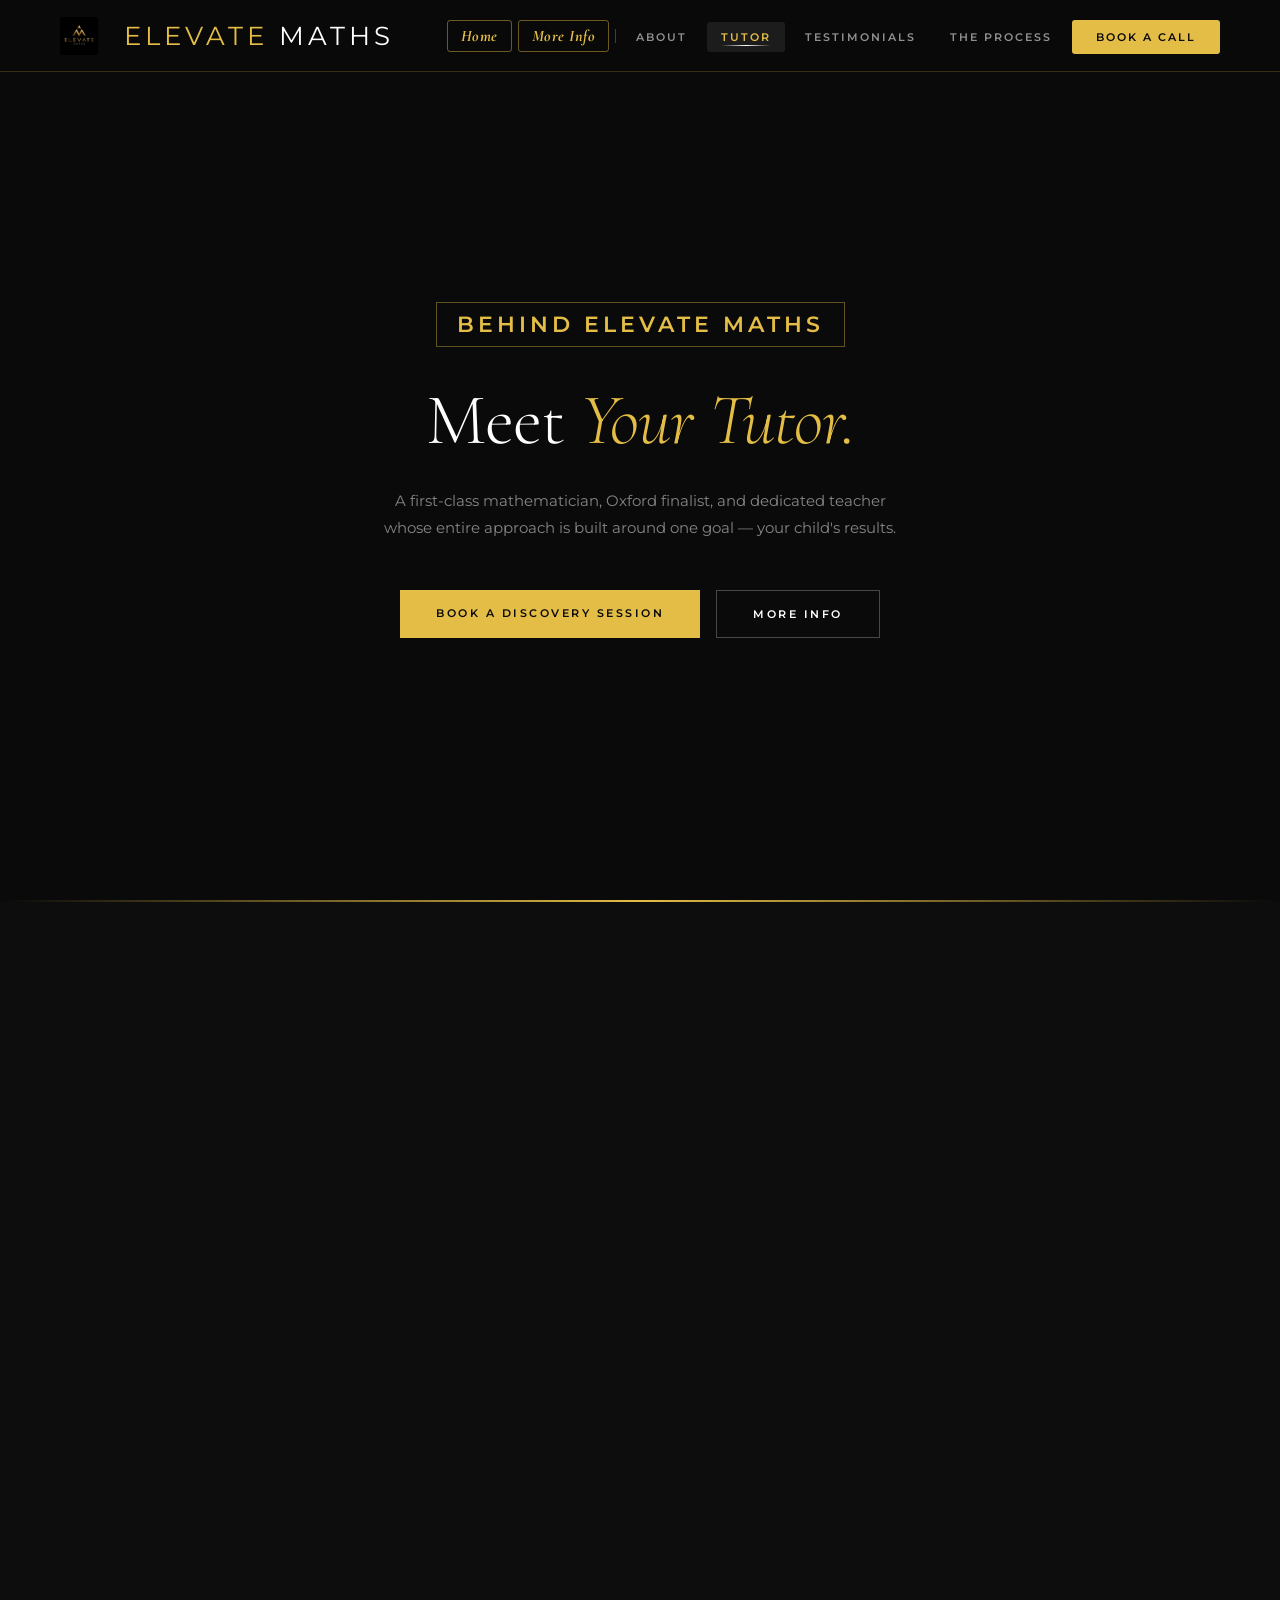
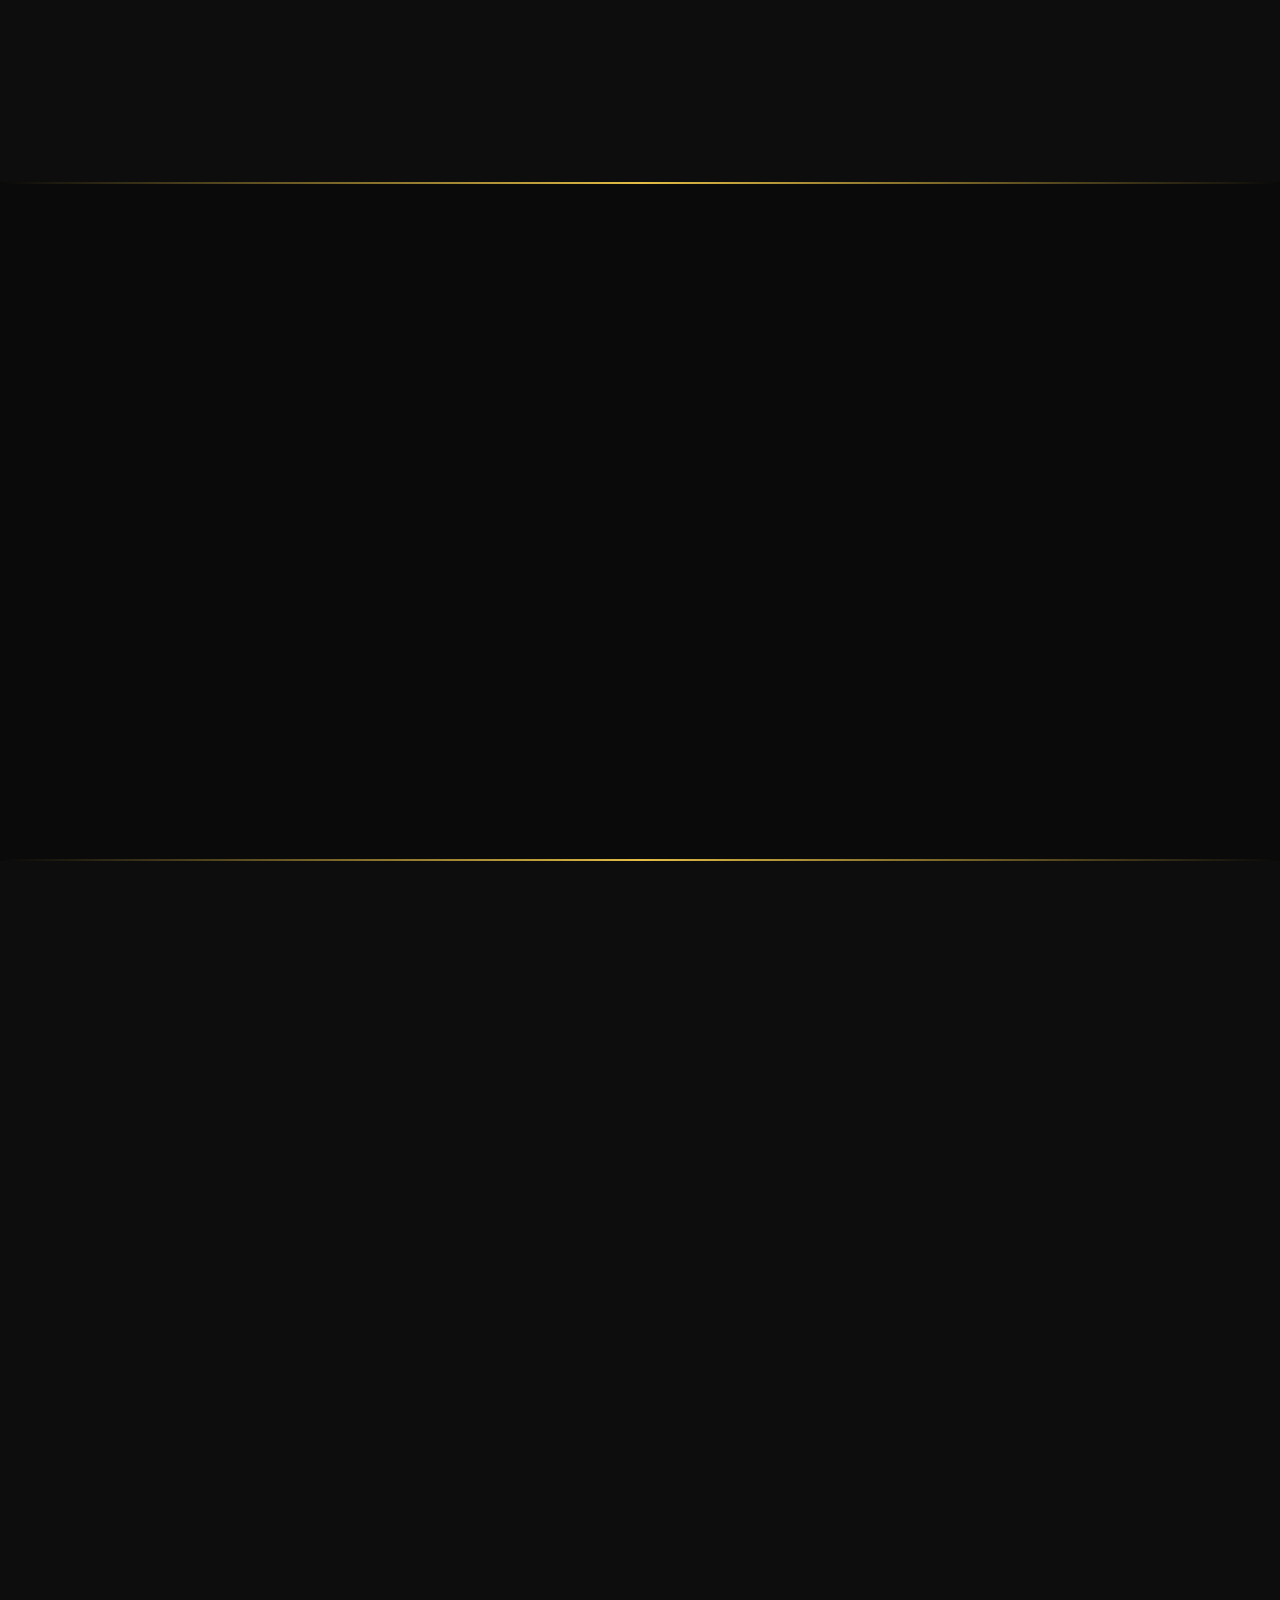
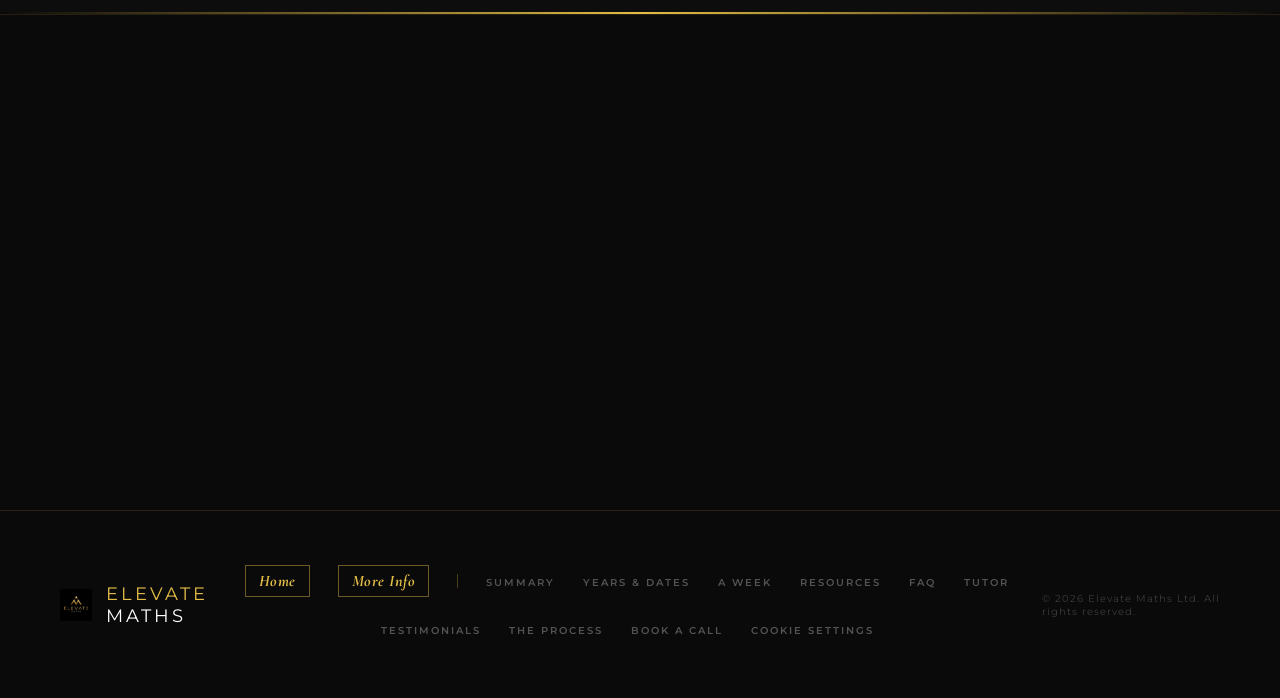
<file: tutor.html>
<!DOCTYPE html>
<html lang="en">
<head>
<script id="Cookiebot" src="https://consent.cookiebot.com/uc.js" data-cbid="77ed98fd-f260-496c-9f99-dc88c68d2dcf" type="text/javascript" async></script>
<link rel="stylesheet" href="cookiebot-theme.css">
<meta charset="UTF-8">
<meta name="viewport" content="width=device-width, initial-scale=1.0">
<title>The Tutor — Elevate Maths</title>
<meta name="description" content="Meet Sajan, founder of Elevate Maths, an Oxford-educated tutor with nearly a decade of GCSE maths tutoring experience helping students reach Grade 8-9.">
<meta property="og:title" content="The Tutor — Elevate Maths">
<meta property="og:description" content="Meet Sajan, founder of Elevate Maths, an Oxford-educated tutor with nearly a decade of GCSE maths tutoring experience helping students reach Grade 8-9.">
<meta property="og:image" content="https://elevatemaths.co.uk/logo.jpg">
<meta property="og:url" content="https://elevatemaths.co.uk/tutor.html">
<meta property="og:type" content="website">
<meta name="twitter:card" content="summary_large_image">
<link rel="icon" type="image/png" href="/favicon-96x96.png" sizes="96x96" />
<link rel="icon" type="image/svg+xml" href="/favicon.svg" />
<link rel="shortcut icon" href="/favicon.ico" />
<link rel="apple-touch-icon" sizes="180x180" href="/apple-touch-icon.png" />
<meta name="apple-mobile-web-app-title" content="Elevate Maths" />
<link rel="manifest" href="/site.webmanifest" />
<link rel="preconnect" href="https://fonts.googleapis.com">
<link rel="preconnect" href="https://fonts.gstatic.com" crossorigin>
<link href="https://fonts.googleapis.com/css2?family=Cinzel:wght@400;600&family=Cormorant+Garamond:ital,wght@0,300;0,400;0,600;0,700;1,300;1,400&family=Montserrat:wght@300;400;500;600;700&display=swap" rel="stylesheet">
<style>
  :root{--gold:#E3BD46;--gold-light:#F0D687;--gold-dark:#B68F2E;--white:#FFFFFF;--off-white:#FAFAF8;--black:#0A0A0A;--charcoal:#1A1A1A;--grey:#6B6B6B;--border:#E0D5B8;}
  *{margin:0;padding:0;box-sizing:border-box;}
  html{scroll-behavior:smooth;}
  body{font-family:'Montserrat',sans-serif;background:var(--black);color:var(--white);overflow-x:hidden;cursor:default;}
  a[href]{cursor:pointer;}

  /* GLOBAL PARTICLES */
  #bg-pts{position:fixed;inset:0;pointer-events:none;z-index:0;overflow:hidden;}
  .hp{position:absolute;width:2px;height:2px;background:var(--gold);border-radius:50%;opacity:0;animation:sp-up linear infinite;}
  @keyframes sp-up{0%{opacity:0;transform:translateY(0) translateX(0);}8%{opacity:0.7;}85%{opacity:0.06;}100%{opacity:0;transform:translateY(-700px) translateX(var(--dx));}}

  /* SCROLL BAR */
  .scroll-bar{position:fixed;top:0;left:0;height:6px;background:var(--gold);z-index:2000;width:0;transition:width 0.1s linear;}

  /* BACK TOP */
  .back-top{position:fixed;bottom:32px;right:32px;width:44px;height:44px;background:var(--gold);color:var(--black);border:none;cursor:pointer;font-size:18px;display:flex;align-items:center;justify-content:center;opacity:0;transform:translateY(16px);transition:opacity 0.3s,transform 0.3s;z-index:500;}
  .back-top.vis{opacity:1;transform:translateY(0);}
  .back-top:hover{background:var(--gold-dark);}

  /* NAV */
  nav{position:fixed;top:0;left:0;right:0;z-index:1000;background:rgba(10,10,10,0.95);border-bottom:1px solid rgba(227,189,70,0.2);padding:0 60px;display:flex;align-items:center;justify-content:space-between;height:72px;backdrop-filter:blur(12px);transition:box-shadow 0.3s;}
  .nav-logo{display:flex;align-items:center;gap:26px;text-decoration:none;cursor:pointer;}
  .nav-logo img{width:38px;height:38px;object-fit:contain;border-radius:3px;}
  .nav-logo-text{font-family:'Montserrat',sans-serif;font-size:26px;font-weight:400;letter-spacing:4px;text-transform:uppercase;}
  .nav-elevate{color:var(--gold);}
  .nav-maths{color:var(--white);}
  .nav-links{display:flex;gap:6px;list-style:none;align-items:center;}
  .nav-links a{text-decoration:none;font-size:11px;font-weight:600;letter-spacing:2px;text-transform:uppercase;color:rgba(255,255,255,0.55);transition:color 0.3s,background 0.3s;position:relative;padding:8px 14px;border-radius:3px;}
  .nav-links a:hover{color:var(--gold);}
  .nav-links a.act{background:rgba(255,255,255,0.08);color:var(--gold);}
  .nav-links a.act::after{content:'';position:absolute;bottom:6px;left:14px;right:14px;height:1px;background:linear-gradient(90deg,transparent,#fff,transparent);}
  .nav-pg{font-family:'Cormorant Garamond',serif!important;font-style:italic!important;font-size:16px!important;font-weight:700!important;letter-spacing:0.5px!important;text-transform:none!important;color:var(--gold)!important;border:1px solid rgba(227,189,70,0.45)!important;padding:5px 13px!important;}
  .nav-pg::after{display:none!important;}
  .nav-pg:hover{background:rgba(227,189,70,0.07)!important;border-color:var(--gold)!important;}
  .nav-pg.act{background:var(--gold)!important;color:var(--black)!important;border-color:var(--gold)!important;}
  .nav-divider{width:1px;height:14px;background:rgba(227,189,70,0.3);align-self:center;flex-shrink:0;}
  .nav-cta{background:var(--gold)!important;color:var(--black)!important;padding:10px 24px!important;transition:background 0.3s,transform 0.2s!important;white-space:nowrap;}
  .nav-cta::after{display:none!important;}
  .nav-cta:hover{background:var(--gold-dark)!important;transform:translateY(-1px);}
  .nav-hamburger{display:none;}

  /* GOLD RULE */
  .gold-rule{height:2px;background:linear-gradient(90deg,transparent,var(--gold),transparent);position:relative;z-index:1;}

  /* SECTION BASE */
  section{padding:100px 60px;position:relative;z-index:1;}
  .section-tag{font-size:10px;font-weight:600;letter-spacing:4px;text-transform:uppercase;color:var(--gold);margin-bottom:16px;display:block;}
  .section-title{font-family:'Cormorant Garamond',serif;font-size:52px;font-weight:300;line-height:1.1;color:var(--white);margin-bottom:20px;}
  .section-title em{font-style:italic;color:var(--gold);}
  .section-subtitle{font-size:14px;line-height:1.8;color:rgba(255,255,255,0.45);max-width:520px;}
  .container{max-width:1100px;margin:0 auto;}

  /* ANIMATIONS */
  .au{opacity:0;transform:translateY(50px);transition:opacity 0.9s cubic-bezier(0.16,1,0.3,1),transform 0.9s cubic-bezier(0.16,1,0.3,1);}
  .al{opacity:0;transform:translateX(-50px);transition:opacity 0.9s cubic-bezier(0.16,1,0.3,1),transform 0.9s cubic-bezier(0.16,1,0.3,1);}
  .ar{opacity:0;transform:translateX(50px);transition:opacity 0.9s cubic-bezier(0.16,1,0.3,1),transform 0.9s cubic-bezier(0.16,1,0.3,1);}
  .av{opacity:1!important;transform:none!important;}
  .d1{transition-delay:0.1s;}.d2{transition-delay:0.2s;}.d3{transition-delay:0.3s;}.d4{transition-delay:0.4s;}
  @keyframes hero-blur-in{from{opacity:0;filter:blur(12px);transform:translateY(12px);}to{opacity:1;filter:blur(0);transform:translateY(0);}}
  .hero-in{animation:hero-blur-in 2.0s cubic-bezier(0.34,1.4,0.64,1) both;}

  /* HERO */
  .hero{min-height:100vh;background:var(--black);display:flex;align-items:center;justify-content:center;text-align:center;padding:120px 60px 80px;overflow:hidden;}
  .hero-inner{position:relative;z-index:1;max-width:760px;}
  .hero-tag{display:inline-block;font-size:22px;font-weight:600;letter-spacing:4px;text-transform:uppercase;color:var(--gold);border:1px solid rgba(227,189,70,0.4);padding:8px 20px;margin-bottom:36px;opacity:0;filter:blur(12px);transform:translateY(12px);}
  .hero h1{font-family:'Cormorant Garamond',serif;font-size:72px;font-weight:300;line-height:1.05;color:var(--white);margin-bottom:28px;letter-spacing:-1px;opacity:0;filter:blur(12px);transform:translateY(12px);}
  .hero h1 em{font-style:italic;color:var(--gold);}
  .hero-sub{font-size:15px;line-height:1.85;color:rgba(255,255,255,0.5);margin-bottom:48px;max-width:540px;margin-left:auto;margin-right:auto;opacity:0;filter:blur(12px);transform:translateY(12px);}
  .hero-btns{display:flex;gap:16px;flex-wrap:wrap;justify-content:center;opacity:0;filter:blur(12px);transform:translateY(12px);}
  .btn-primary{background:var(--gold);color:var(--black);padding:16px 36px;font-size:11px;font-weight:600;letter-spacing:2.5px;text-transform:uppercase;border:none;cursor:pointer;text-decoration:none;display:inline-block;transition:background 0.3s,transform 0.2s,box-shadow 0.3s;}
  .btn-primary:hover{background:var(--gold-dark);transform:translateY(-2px);box-shadow:0 8px 24px rgba(227,189,70,0.35);}
  .btn-secondary{background:transparent;color:var(--white);padding:16px 36px;font-size:11px;font-weight:600;letter-spacing:2.5px;text-transform:uppercase;border:1px solid rgba(255,255,255,0.25);cursor:pointer;text-decoration:none;display:inline-block;transition:border-color 0.3s,color 0.3s;}
  .btn-secondary:hover{border-color:var(--gold);color:var(--gold);}

  /* STORY SECTION */
  .story{background:#0D0D0D;padding:100px 60px;}
  .story-grid{display:grid;grid-template-columns:1fr 1fr;gap:80px;align-items:center;}
  .story-photo{aspect-ratio:3/4;background:#1a1a1a;border:1px solid rgba(227,189,70,0.2);display:flex;align-items:center;justify-content:center;position:relative;overflow:hidden;}
  .story-photo-placeholder{font-family:'Cormorant Garamond',serif;font-size:18px;font-weight:300;color:rgba(227,189,70,0.3);letter-spacing:3px;text-transform:uppercase;}
  .story-photo::after{content:'';position:absolute;bottom:0;left:0;right:0;height:3px;background:linear-gradient(90deg,transparent,var(--gold),transparent);}
  .story-text .section-subtitle{max-width:100%;margin-bottom:28px;}
  .story-stat-row{display:flex;gap:32px;margin-top:40px;padding-top:32px;border-top:1px solid rgba(227,189,70,0.15);}
  .story-stat{display:flex;flex-direction:column;gap:4px;}
  .story-stat-num{font-family:'Cormorant Garamond',serif;font-size:40px;font-weight:300;color:var(--gold);line-height:1;}
  .story-stat-label{font-size:9px;font-weight:600;letter-spacing:2px;text-transform:uppercase;color:rgba(255,255,255,0.35);}

  /* CREDENTIALS SECTION */
  .credentials{background:var(--black);padding:100px 60px;}
  .cred-grid{display:grid;grid-template-columns:repeat(3,1fr);gap:2px;margin-top:52px;}
  .cred-item{background:#111;border:1px solid rgba(227,189,70,0.1);padding:40px 32px;transition:border-color 0.3s,background 0.3s;}
  .cred-item:hover{border-color:rgba(227,189,70,0.4);background:#151515;}
  .cred-num{font-family:'Cormorant Garamond',serif;font-size:48px;font-weight:300;color:var(--gold);line-height:1;margin-bottom:16px;}
  .cred-title{font-size:12px;font-weight:700;letter-spacing:2px;text-transform:uppercase;color:var(--white);margin-bottom:12px;}
  .cred-body{font-size:13px;line-height:1.8;color:rgba(255,255,255,0.4);}

  /* PHILOSOPHY SECTION */
  .philosophy{background:#0D0D0D;padding:100px 60px;}
  .philosophy-inner{max-width:820px;margin:0 auto;}
  .philosophy-quote{font-family:'Cormorant Garamond',serif;font-size:34px;font-weight:300;line-height:1.5;color:var(--white);font-style:italic;margin:48px 0;padding-left:32px;border-left:3px solid var(--gold);}
  .philosophy-body{display:flex;flex-direction:column;gap:24px;}
  .philosophy-p{font-size:14px;line-height:2;color:rgba(255,255,255,0.45);}

  /* CTA */
  .cta{background:var(--black);padding:120px 60px;text-align:center;border-top:1px solid rgba(227,189,70,0.12);}
  .cta .section-title{font-size:58px;margin-bottom:20px;}
  .cta .section-subtitle{margin:0 auto 44px;text-align:center;}
  .cta-btns{display:flex;gap:16px;justify-content:center;flex-wrap:wrap;}

  /* FOOTER */
  footer{background:var(--black);padding:60px;display:flex;justify-content:space-between;align-items:center;border-top:1px solid rgba(227,189,70,0.15);position:relative;z-index:1;}
  .footer-logo{display:flex;align-items:center;gap:14px;text-decoration:none;}
  .footer-logo img{width:32px;height:32px;object-fit:contain;border-radius:3px;}
  .footer-logo-text{font-family:'Montserrat',sans-serif;font-size:18px;font-weight:400;letter-spacing:3px;text-transform:uppercase;}
  .footer-links{display:flex;gap:28px;list-style:none;flex-wrap:wrap;justify-content:center;}
  .footer-links a{font-size:10px;font-weight:600;letter-spacing:2px;text-transform:uppercase;color:rgba(255,255,255,0.3);text-decoration:none;transition:color 0.3s;}
  .footer-links a:hover{color:var(--gold);}
  .footer-copy{font-size:10px;color:rgba(255,255,255,0.2);letter-spacing:1px;}

  /* SCROLL OFFSET */
  section{scroll-margin-top:80px;}

  @media(max-width:960px){
    .nav-divider{display:none;}
    nav{padding:0 20px;}
    .nav-links{display:none;flex-direction:column;position:absolute;top:72px;left:0;right:0;background:rgba(10,10,10,0.98);border-bottom:1px solid rgba(227,189,70,0.2);padding:12px 20px 20px;gap:0;backdrop-filter:blur(12px);z-index:999;}
    .nav-links.mob-open{display:flex;}
    .nav-links li{border-bottom:1px solid rgba(227,189,70,0.1);}
    .nav-links li:last-child{border-bottom:none;}
    .nav-links a{padding:14px 0;display:block;font-size:11px;}
    .nav-links .nav-cta{margin-top:8px;text-align:center;padding:14px 24px!important;display:block;}
    .nav-hamburger{display:flex;align-items:center;justify-content:center;background:none;border:none;font-size:22px;color:var(--white);cursor:pointer;width:40px;height:40px;}
    .hero h1{font-size:44px;}
    .story-grid{grid-template-columns:1fr;gap:40px;}
    .cred-grid{grid-template-columns:1fr;}
    .philosophy-quote{font-size:24px;}
    section{padding:60px 24px;}
    footer{flex-direction:column;gap:24px;padding:40px 24px;text-align:center;}
    .footer-links{justify-content:center;gap:14px;}
  }
  @media(max-width:480px){
    nav{padding:0 16px;}
    .hero{padding:90px 20px 50px;}
    .hero h1{font-size:36px;}
    .cta .section-title{font-size:38px;}
    footer{padding:32px 20px;}
  }
</style>
</head>
<body>

<div id="bg-pts"></div>
<div class="scroll-bar" id="sb"></div>
<button class="back-top" id="bt" onclick="window.scrollTo({top:0,behavior:'smooth'})">↑</button>

<!-- NAV -->
<nav id="nav">
  <a class="nav-logo" href="index.html">
    <img src="logo.jpg" alt="Elevate Maths">
    <span class="nav-logo-text"><span class="nav-elevate">Elevate</span> <span class="nav-maths">Maths</span></span>
  </a>
  <ul class="nav-links" id="nl">
    <li><a href="index.html" class="nav-pg">Home</a></li>
    <li><a href="about.html" class="nav-pg">More Info</a></li>
    <li class="nav-divider"></li>
    <li><a href="about.html#mission">About</a></li>
    <li><a href="tutor.html" class="act">Tutor</a></li>
    <li><a href="testimonials.html">Testimonials</a></li>
    <li><a href="index.html#how">The Process</a></li>
    <li><a href="index.html#enquiry" class="nav-cta">Book a Call</a></li>
  </ul>
  <button class="nav-hamburger" id="nav-hamburger" onclick="toggleMenu()" aria-label="Menu">☰</button>
</nav>

<!-- HERO -->
<section class="hero" id="hero">
  <div class="hero-inner">
    <div class="hero-tag">Behind Elevate Maths</div>
    <h1>Meet <em>Your Tutor.</em></h1>
    <p class="hero-sub">A first-class mathematician, Oxford finalist, and dedicated teacher whose entire approach is built around one goal — your child's results.</p>
    <div class="hero-btns">
      <a href="index.html#enquiry" class="btn-primary">Book a Discovery Session</a>
      <a href="about.html" class="btn-secondary">More Info</a>
    </div>
  </div>
</section>

<div class="gold-rule"></div>

<!-- THE STORY -->
<section class="story" id="story">
  <div class="container">
    <div class="story-grid">
      <div class="al">
        <div class="story-photo">
          <span class="story-photo-placeholder">Photo</span>
        </div>
      </div>
      <div class="ar">
        <span class="section-tag">The Story</span>
        <h2 class="section-title">Who Is <em>Behind This?</em></h2>
        <p class="section-subtitle">Placeholder — replace with your background, qualifications, and what drives your approach to teaching. Describe your journey into tutoring, what you studied, and why you started Elevate Maths.</p>
        <p class="section-subtitle" style="margin-top:20px;">Add a second paragraph here about your teaching style, values, or a defining moment in your career that shaped the way you work with students today.</p>
        <div class="story-stat-row">
          <div class="story-stat au d1">
            <span class="story-stat-num">—</span>
            <span class="story-stat-label">Years Experience</span>
          </div>
          <div class="story-stat au d2">
            <span class="story-stat-num">—</span>
            <span class="story-stat-label">Students Taught</span>
          </div>
          <div class="story-stat au d3">
            <span class="story-stat-num">—</span>
            <span class="story-stat-label">Grade 8–9 Results</span>
          </div>
        </div>
      </div>
    </div>
  </div>
</section>

<div class="gold-rule"></div>

<!-- CREDENTIALS -->
<section class="credentials" id="credentials">
  <div class="container">
    <div class="au">
      <span class="section-tag">Qualifications &amp; Expertise</span>
      <h2 class="section-title">Built on <em>Solid Foundations.</em></h2>
      <p class="section-subtitle">Placeholder — describe what makes your academic and professional background stand out.</p>
    </div>
    <div class="cred-grid">
      <div class="cred-item au d1">
        <div class="cred-num">01</div>
        <div class="cred-title">Academic Background</div>
        <p class="cred-body">Placeholder — describe your degree, university, and any academic distinctions. e.g., "First-class BSc Mathematics, University of..."</p>
      </div>
      <div class="cred-item au d2">
        <div class="cred-num">02</div>
        <div class="cred-title">Teaching Credentials</div>
        <p class="cred-body">Placeholder — any formal teaching qualifications, training programmes, or certifications relevant to your practice.</p>
      </div>
      <div class="cred-item au d3">
        <div class="cred-num">03</div>
        <div class="cred-title">Specialist Knowledge</div>
        <p class="cred-body">Placeholder — areas of particular depth, e.g., specific GCSE exam boards, higher-tier problem solving, or mathematical olympiad preparation.</p>
      </div>
    </div>
  </div>
</section>

<div class="gold-rule"></div>

<!-- PHILOSOPHY -->
<section class="philosophy" id="philosophy">
  <div class="container">
    <div class="philosophy-inner">
      <div class="au">
        <span class="section-tag">Teaching Philosophy</span>
        <h2 class="section-title">How I <em>Think About Teaching.</em></h2>
      </div>
      <blockquote class="philosophy-quote au">"Placeholder — insert a defining quote or principle that captures your teaching philosophy. Make it personal and specific to how you work."</blockquote>
      <div class="philosophy-body">
        <p class="philosophy-p au">Placeholder — first paragraph of your teaching philosophy. Describe the core belief that underpins everything you do in the classroom. What do you think most tutors get wrong? What do you do differently?</p>
        <p class="philosophy-p au d1">Placeholder — second paragraph. Expand on how that philosophy translates into practice. Describe what a typical session looks like and why it's structured that way.</p>
        <p class="philosophy-p au d2">Placeholder — third paragraph. Talk about what you measure success by — not just grades, but the habits, confidence, and understanding students develop over time.</p>
      </div>
    </div>
  </div>
</section>

<div class="gold-rule"></div>

<!-- CTA -->
<section class="cta" id="enquiry">
  <div class="container">
    <span class="section-tag au">Get Started</span>
    <h2 class="section-title au">Ready to <em>Elevate?</em></h2>
    <p class="section-subtitle au" style="text-align:center;">Book a Discovery Session and see firsthand what sets this programme apart. Places are limited.</p>
    <div class="cta-btns au">
      <a href="index.html#enquiry" class="btn-primary">Book a Discovery Session</a>
      <a href="about.html" class="btn-secondary">Learn More</a>
    </div>
  </div>
</section>

<!-- FOOTER -->
<footer>
  <a class="footer-logo" href="index.html">
    <img src="logo.jpg" alt="Elevate Maths">
    <span class="footer-logo-text"><span class="nav-elevate">Elevate</span> <span class="nav-maths">Maths</span></span>
  </a>
  <ul class="footer-links">
    <li><a href="index.html" class="nav-pg">Home</a></li>
    <li><a href="about.html" class="nav-pg">More Info</a></li>
    <li class="nav-divider"></li>
    <li><a href="about.html#mission">Summary</a></li>
    <li><a href="about.html#how-detail">Years &amp; Dates</a></li>
    <li><a href="about.html#how-week">A Week</a></li>
    <li><a href="about.html#how-resources">Resources</a></li>
    <li><a href="about.html#faq">FAQ</a></li>
    <li><a href="tutor.html" class="act">Tutor</a></li>
    <li><a href="testimonials.html">Testimonials</a></li>
    <li><a href="index.html#how">The Process</a></li>
    <li><a href="index.html#enquiry">Book a Call</a></li>
    <li><a href="javascript:void(0)" onclick="Cookiebot.renew()">Cookie settings</a></li>
  </ul>
  <div class="footer-copy">© 2026 Elevate Maths Ltd. All rights reserved.</div>
</footer>

<script>
  function toggleMenu() {
    var nl = document.getElementById('nl');
    var hb = document.getElementById('nav-hamburger');
    nl.classList.toggle('mob-open');
    hb.textContent = nl.classList.contains('mob-open') ? '✕' : '☰';
  }
  document.addEventListener('DOMContentLoaded', function() {
    document.querySelectorAll('#nl a').forEach(function(a) {
      a.addEventListener('click', function() {
        document.getElementById('nl').classList.remove('mob-open');
        document.getElementById('nav-hamburger').textContent = '☰';
      });
    });
  });

  // Scroll bar + back-to-top
  window.addEventListener('scroll', function() {
    const y = window.scrollY, tot = document.body.scrollHeight - window.innerHeight;
    document.getElementById('sb').style.width = (y / tot * 100) + '%';
    document.getElementById('bt').classList.toggle('vis', y > 400);
    document.getElementById('nav').style.boxShadow = y > 50 ? '0 4px 30px rgba(0,0,0,0.4)' : 'none';
  }, { passive: true });

  // Intersection observer for scroll animations
  const obs = new IntersectionObserver(entries => {
    entries.forEach(e => { if (e.isIntersecting) e.target.classList.add('av'); else e.target.classList.remove('av'); });
  }, { threshold: 0.1 });
  document.querySelectorAll('.au,.al,.ar').forEach(el => obs.observe(el));

  // Hero animations on load
  (function() {
    var delays = { '.hero-tag': 0, '.hero h1': 80, '.hero-sub': 160, '.hero-btns': 240 };
    Object.keys(delays).forEach(function(sel) {
      var el = document.querySelector(sel);
      if (!el) return;
      setTimeout(function() { el.classList.add('hero-in'); }, delays[sel]);
    });
  })();

  // Global gold particles
  (function() {
    var c = document.getElementById('bg-pts');
    var goldCols = ['#E3BD46','#F0D687','#B68F2E','#d4af5a','#FFE88A'];
    for (var i = 0; i < 180; i++) {
      var d = document.createElement('div');
      d.className = 'hp';
      var sz = Math.random() < 0.08 ? 4 : Math.random() < 0.25 ? 3 : Math.random() < 0.55 ? 2 : 1;
      d.style.left = Math.random() * 100 + '%';
      d.style.top = (5 + Math.random() * 90) + '%';
      d.style.setProperty('--dx', (Math.random() - 0.5) * 120 + 'px');
      d.style.animationDuration = (6 + Math.random() * 14) + 's';
      d.style.animationDelay = (Math.random() * 12) + 's';
      d.style.width = sz + 'px';
      d.style.height = sz + 'px';
      d.style.background = goldCols[Math.floor(Math.random() * goldCols.length)];
      c.appendChild(d);
    }
  })();
</script>
</body>
</html>
</file>
<file: cookiebot-theme.css>
/* ─── Elevate Maths · Cookiebot consent banner – brand theme ───────────────
   Gold: #C8A951  |  Gold-light: #E2C97E  |  Black: #1A1A1A
   All rules use !important to override Cookiebot's own specificity.
──────────────────────────────────────────────────────────────────────────── */

/* ── 1. CATCH-ALL: every element in the dialog → dark background, white text ── */
#CybotCookiebotDialog,
#CybotCookiebotDialog * {
  color: #ffffff !important;
  background-color: #1A1A1A !important;
  border-color: rgba(200,169,81,0.2) !important;
  box-shadow: none !important;
  outline-color: #C8A951 !important;
}

/* ── 2. CONTAINER: outer wrapper border & shadow ── */
#CybotCookiebotDialog {
  font-family: 'Montserrat', sans-serif !important;
  border-top: 2px solid #C8A951 !important;
  box-shadow: 0 -8px 40px rgba(0,0,0,0.6) !important;
}

/* ── 3. TITLE: gold ── */
#CybotCookiebotDialogBodyContentTitle,
#CybotCookiebotDialogBodyContentTitle * {
  font-family: 'Cormorant Garamond', serif !important;
  color: #C8A951 !important;
  background-color: transparent !important;
  font-weight: 600 !important;
  letter-spacing: 1px !important;
}

/* ── 4. BODY TEXT: sizing ── */
#CybotCookiebotDialogBodyContentText,
#CybotCookiebotDialogBodyContentText * {
  background-color: transparent !important;
  font-size: 13px !important;
  line-height: 1.7 !important;
}
#CybotCookiebotDialogBodyContentText a {
  color: #C8A951 !important;
  background-color: transparent !important;
  text-decoration: underline !important;
}

/* ── 5. BUTTON WRAPPER BACKGROUNDS ── */
#CybotCookiebotDialogBodyButtons,
#CybotCookiebotDialogBodyLevelButtonsLevelOptinAllowAll,
#CybotCookiebotDialogBodyLevelButtonsLevelOptinAllowallSelector {
  background-color: transparent !important;
}

/* ── 6. CATCH-ALL BUTTONS: transparent with gold outline ── */
#CybotCookiebotDialog button,
#CybotCookiebotDialog a[class*="Button"],
#CybotCookiebotDialog a[id*="Button"] {
  background-color: transparent !important;
  border: 1px solid rgba(200,169,81,0.5) !important;
  color: #C8A951 !important;
}

/* ── 7. "ALLOW ALL" button → filled gold ── */
#CybotCookiebotDialogBodyButtonAccept,
#CybotCookiebotDialogBodyLevelButtonLevelOptinAllowAll {
  background-color: #C8A951 !important;
  border: 1px solid #C8A951 !important;
  color: #0a0a0a !important;
  font-weight: 600 !important;
  letter-spacing: 2px !important;
  text-transform: uppercase !important;
  border-radius: 2px !important;
  transition: all 0.3s !important;
}
#CybotCookiebotDialogBodyButtonAccept:hover,
#CybotCookiebotDialogBodyLevelButtonLevelOptinAllowAll:hover {
  background-color: #E2C97E !important;
  border-color: #E2C97E !important;
}

/* ── 8. "ALLOW SELECTION" button → filled gold ── */
#CybotCookiebotDialogBodyLevelButtonAccept,
#CybotCookiebotDialogBodyLevelButtonLevelOptinAllowallSelection,
.CybotCookiebotDialogBodyButton#CybotCookiebotDialogBodyLevelButtonAccept {
  background-color: #C8A951 !important;
  border: 1px solid #C8A951 !important;
  color: #0a0a0a !important;
  font-weight: 600 !important;
  letter-spacing: 2px !important;
  text-transform: uppercase !important;
  border-radius: 2px !important;
  transition: all 0.3s !important;
}
#CybotCookiebotDialogBodyLevelButtonAccept:hover,
#CybotCookiebotDialogBodyLevelButtonLevelOptinAllowallSelection:hover {
  background-color: #E2C97E !important;
  border-color: #E2C97E !important;
}

/* ── 9. "DECLINE" / "DETAILS" buttons → outlined gold ── */
#CybotCookiebotDialogBodyButtonDecline,
#CybotCookiebotDialogBodyButtonDetails,
#CybotCookiebotDialogBodyLevelButtonDecline {
  background-color: transparent !important;
  border: 1px solid rgba(200,169,81,0.5) !important;
  color: #C8A951 !important;
  font-weight: 600 !important;
  letter-spacing: 2px !important;
  text-transform: uppercase !important;
  border-radius: 2px !important;
  transition: all 0.3s !important;
}
#CybotCookiebotDialogBodyButtonDecline:hover,
#CybotCookiebotDialogBodyButtonDetails:hover,
#CybotCookiebotDialogBodyLevelButtonDecline:hover {
  background-color: rgba(200,169,81,0.1) !important;
  border-color: #C8A951 !important;
}

/* ── 10. TOGGLE SWITCHES — "on" state ── */
/* accent-color covers the native checkbox colour in all modern browsers */
#CybotCookiebotDialog input[type="checkbox"] {
  accent-color: #C8A951 !important;
}
/* Cookiebot custom slider approach */
#CybotCookiebotDialog input:checked + .CybotCookiebotDialogBodyLevelButtonSlider {
  background-color: #C8A951 !important;
}
#CybotCookiebotDialogBodyContentControlSwitch:checked
  + .CybotCookiebotDialogBodyContentControlSliderWrapper
  .CybotCookiebotDialogBodyContentControlSliderRound,
.CybotCookiebotDialogBodyContentControlSliderWrapper.CybotCookiebotDialogBodyContentControlsCheckboxOn,
.CybotCookiebotDialogBodyLevelButtonSlider {
  background-color: rgba(200,169,81,0.25) !important;
}
#CybotCookiebotDialog input:checked ~ .CybotCookiebotDialogBodyLevelButtonSlider,
#CybotCookiebotDialog input:checked + label .CybotCookiebotDialogBodyLevelButtonSlider {
  background-color: #C8A951 !important;
}

/* ── 11. ACTIVE TAB underline → gold ── */
#CybotCookiebotDialogDetailBodyContentCookieContainerButton[aria-selected="true"],
#CybotCookiebotDialogDetailBodyContentCookieContainerLink[aria-selected="true"],
.CybotCookiebotDialogNavItemSelected {
  color: #C8A951 !important;
  background-color: transparent !important;
  border-bottom: 2px solid #C8A951 !important;
}

/* ── 12. INACTIVE TABS ── */
#CybotCookiebotDialogDetailBodyContentCookieContainerButton,
#CybotCookiebotDialogDetailBodyContentCookieContainerLink {
  color: rgba(255,255,255,0.6) !important;
  background-color: transparent !important;
  border-bottom: 2px solid transparent !important;
}

/* ── 13. LINKS (non-button) → gold ── */
#CybotCookiebotDialog a:not([class*="Button"]):not([id*="Button"]) {
  color: #C8A951 !important;
  background-color: transparent !important;
}

/* ── 14. FOCUS RINGS → gold, not blue ── */
#CybotCookiebotDialog *:focus,
#CybotCookiebotDialog *:focus-visible {
  outline-color: #C8A951 !important;
  box-shadow: 0 0 0 2px rgba(200,169,81,0.4) !important;
}

/* ─── Cookie settings widget (post-consent "Change/Withdraw" panel) ────────
   This is a separate Cookiebot element (#CookiebotWidget), not the initial
   dialog above. Styled to match. A generic fallback also covers the case
   where these actions render inside #CybotCookiebotDialog instead.
──────────────────────────────────────────────────────────────────────────── */

/* ── 15. CATCH-ALL: widget → dark background, white text ── */
#CookiebotWidget,
#CookiebotWidget * {
  color: #ffffff !important;
  background-color: #1A1A1A !important;
  border-color: rgba(200,169,81,0.2) !important;
  box-shadow: none !important;
  outline-color: #C8A951 !important;
}
#CookiebotWidget {
  font-family: 'Montserrat', sans-serif !important;
  border: 1px solid rgba(200,169,81,0.3) !important;
  box-shadow: 0 8px 40px rgba(0,0,0,0.6) !important;
}

/* ── 16. CONSENT CATEGORY CHECKMARKS/TOGGLES → gold accent ── */
#CookiebotWidget input[type="checkbox"] {
  accent-color: #C8A951 !important;
}
#CookiebotWidget svg,
#CookiebotWidget [class*="icon"],
#CookiebotWidget [class*="Icon"] {
  fill: #C8A951 !important;
  color: #C8A951 !important;
}

/* ── 17. "CHANGE YOUR CONSENT" → primary gold filled button ── */
#CookiebotWidget-btn-change,
#CybotCookiebotDialog [id*="Change" i],
#CybotCookiebotDialog [id*="change" i] {
  background-color: #C8A951 !important;
  border: 1px solid #C8A951 !important;
  color: #0a0a0a !important;
  font-weight: 600 !important;
  letter-spacing: 2px !important;
  text-transform: uppercase !important;
  border-radius: 2px !important;
  transition: all 0.3s !important;
}
#CookiebotWidget-btn-change:hover,
#CybotCookiebotDialog [id*="Change" i]:hover,
#CybotCookiebotDialog [id*="change" i]:hover {
  background-color: #E2C97E !important;
  border-color: #E2C97E !important;
}

/* ── 18. "WITHDRAW YOUR CONSENT" → gold outline on black ── */
#CookiebotWidget-btn-withdraw,
#CybotCookiebotDialog [id*="Withdraw" i],
#CybotCookiebotDialog [id*="withdraw" i] {
  background-color: transparent !important;
  border: 1px solid #C8A951 !important;
  color: #C8A951 !important;
  font-weight: 600 !important;
  letter-spacing: 2px !important;
  text-transform: uppercase !important;
  border-radius: 2px !important;
  transition: all 0.3s !important;
}
#CookiebotWidget-btn-withdraw:hover,
#CybotCookiebotDialog [id*="Withdraw" i]:hover,
#CybotCookiebotDialog [id*="withdraw" i]:hover {
  background-color: rgba(200,169,81,0.1) !important;
  border-color: #E2C97E !important;
}

/* ── 19. FOCUS RINGS → gold, not blue ── */
#CookiebotWidget *:focus,
#CookiebotWidget *:focus-visible {
  outline-color: #C8A951 !important;
  box-shadow: 0 0 0 2px rgba(200,169,81,0.4) !important;
}
</file>
